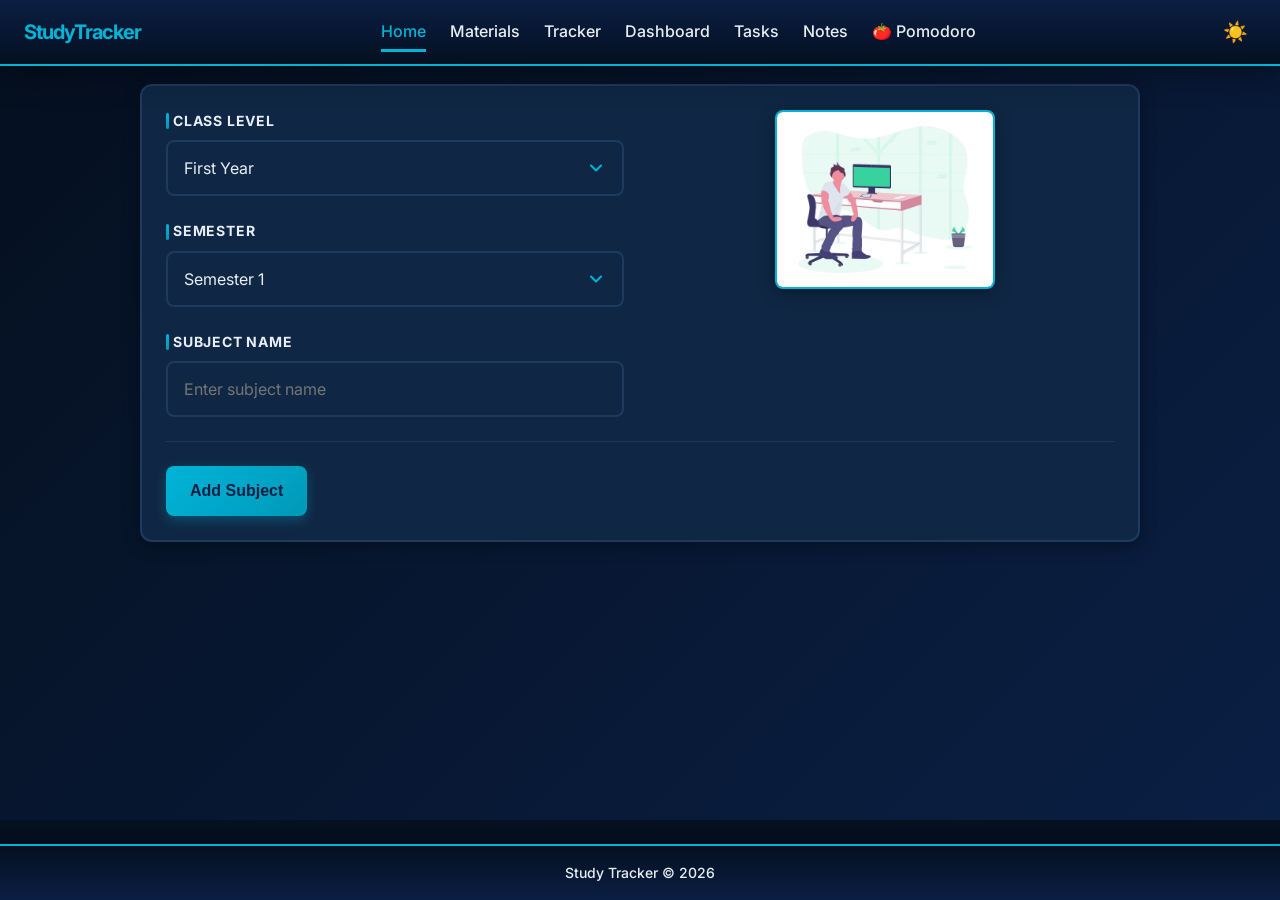
<file: index.html>
<!DOCTYPE html>
<html lang="en">
<head>
  <meta charset="UTF-8" />
  <meta name="viewport" content="width=device-width, initial-scale=1.0" />
  <title>Home - Study Tracker</title>
  <link rel="preconnect" href="https://fonts.googleapis.com">
  <link rel="preconnect" href="https://fonts.gstatic.com" crossorigin>
  <link href="https://fonts.googleapis.com/css2?family=Inter:wght@400;500;600;700&display=swap" rel="stylesheet">
  <link rel="stylesheet" href="CSS/main.css" />
  <link rel="stylesheet" href="CSS/home.css" />
</head>
<body>

  <nav class="navbar">
    <div class="navbar__logo">StudyTracker</div>
    <ul class="navbar__links">
      <li><a href="index.html" class="navbar__link navbar__link--active">Home</a></li>
      <li><a href="materials.html" class="navbar__link">Materials</a></li>
      <li><a href="tracker.html" class="navbar__link">Tracker</a></li>
      <li><a href="dashboard.html" class="navbar__link">Dashboard</a></li>
      <li><a href="tasks.html" class="navbar__link">Tasks</a></li>
      <li><a href="notes.html" class="navbar__link">Notes</a></li>
      <li><a href="pomodoro.html" class="navbar__link">🍅 Pomodoro</a></li>
    </ul>
    <div class="navbar__actions">
      <button id="theme-toggle-btn" class="navbar__theme-btn" title="Toggle theme">🌙</button>
    </div>
  </nav>

  <div class="page-wrapper">

    <section id="home-view" class="page-section">
      <div class="page-section__container">

        <form class="form-section" id="materials-form">
          <div class="form-section__row">

            <div class="form-section__left">
              <div class="form-group">
                <label for="class-level" class="form-group__label">Class Level</label>
                <select id="class-level" class="form-group__input form-group__input--select">
                  <option value="1">First Year</option>
                  <option value="2">Second Year</option>
                  <option value="3">Third Year</option>
                  <option value="4">Fourth Year</option>
                </select>
              </div>

              <div class="form-group">
                <label for="semester" class="form-group__label">Semester</label>
                <select id="semester" class="form-group__input form-group__input--select">
                  <option id="semester1" value="1">Semester 1</option>
                  <option id="semester2" value="2">Semester 2</option>
                </select>
              </div>

              <div class="form-group">
                <label for="subject-name" class="form-group__label">Subject Name</label>
                <input type="text" id="subject-name" class="form-group__input" placeholder="Enter subject name" />
              </div>
            </div>

            <div class="form-section__right">
              <img src="Assets/img.webp" alt="Materials illustration" class="form-section__image" />
            </div>

          </div>

          <div class="form-section__actions">
            <button type="button" id="add-subject-btn" class="btn btn--primary">Add Subject</button>
          </div>
        </form>

      </div>
    </section>

  </div>

  <footer class="footer">
    <p class="footer__text">Study Tracker &copy; 2026</p>
  </footer>

  <script src="JS/modules/main.js"></script>
  <script src="JS/modules/home.js"></script>

</body>
</html>
</file>
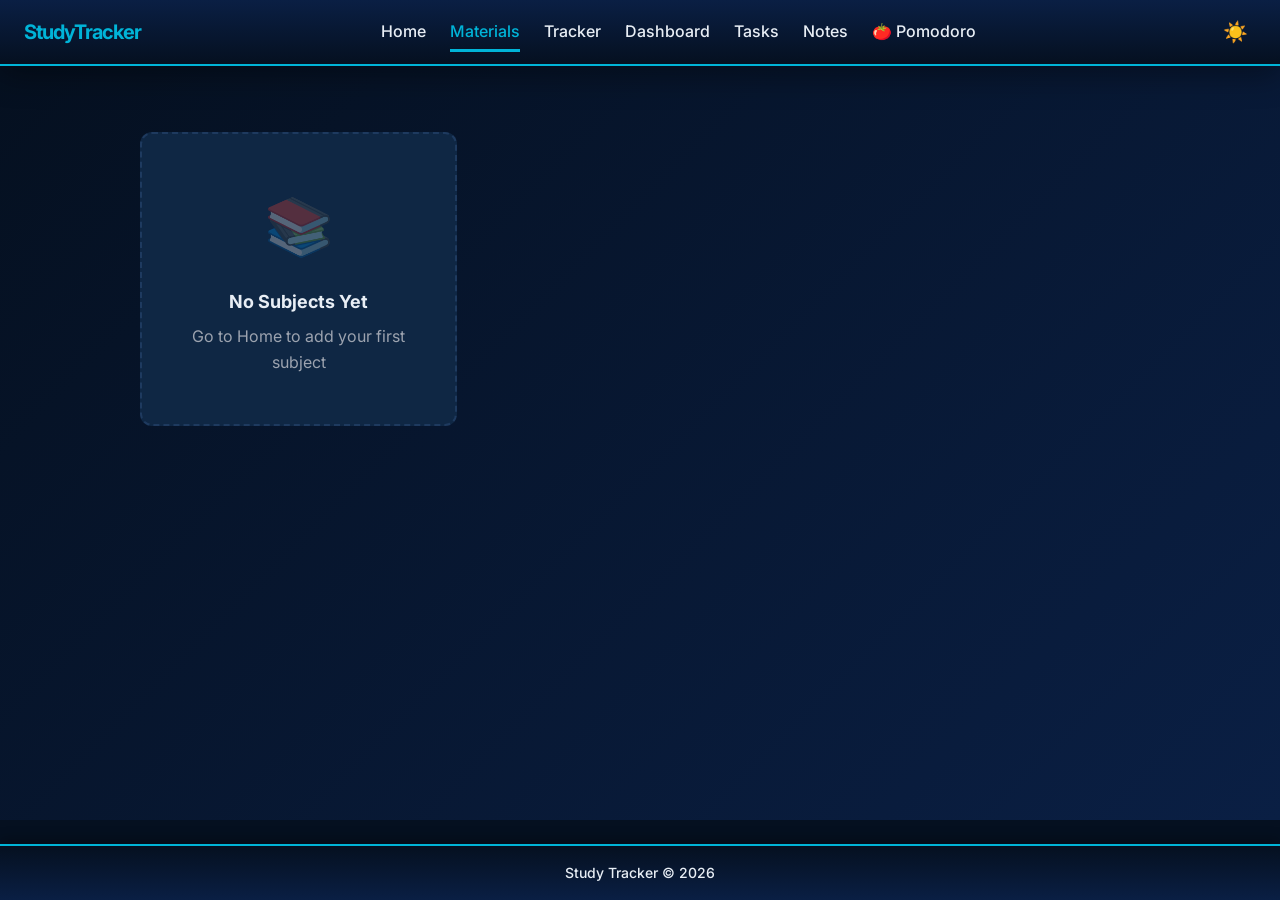
<file: materials.html>
<!DOCTYPE html>
<html lang="en">
<head>
  <meta charset="UTF-8" />
  <meta name="viewport" content="width=device-width, initial-scale=1.0" />
  <title>Materials - Study Tracker</title>
  <link rel="preconnect" href="https://fonts.googleapis.com">
  <link rel="preconnect" href="https://fonts.gstatic.com" crossorigin>
  <link href="https://fonts.googleapis.com/css2?family=Inter:wght@400;500;600;700&display=swap" rel="stylesheet">
  <link rel="stylesheet" href="CSS/main.css" />
  <link rel="stylesheet" href="CSS/materials.css" />
</head>
<body>

  <nav class="navbar">
    <div class="navbar__logo">StudyTracker</div>
    <ul class="navbar__links">
      <li><a href="index.html" class="navbar__link">Home</a></li>
      <li><a href="materials.html" class="navbar__link navbar__link--active">Materials</a></li>
      <li><a href="tracker.html" class="navbar__link">Tracker</a></li>
      <li><a href="dashboard.html" class="navbar__link">Dashboard</a></li>
      <li><a href="tasks.html" class="navbar__link">Tasks</a></li>
      <li><a href="notes.html" class="navbar__link">Notes</a></li>
      <li><a href="pomodoro.html" class="navbar__link">🍅 Pomodoro</a></li>
    </ul>
    <div class="navbar__actions">
      <button id="theme-toggle-btn" class="navbar__theme-btn" title="Toggle theme">🌙</button>
    </div>
  </nav>

  <div class="page-wrapper">

    <!-- Subjects List View -->
    <section id="materials-view" class="page-section">
      <div class="page-section__container">
        <div id="subjects-container" class="items-container"></div>
      </div>
    </section>

    <!-- Subject Details (Folders) View -->
    <section id="subject-details-view" class="page-section" style="display: none;">
      <div class="page-section__container">
        <button id="back-to-materials-btn" class="btn btn--secondary btn--small">← Back</button>
        <h2 id="subject-title" class="page-section__title"></h2>
        <div id="folders-container" class="items-container"></div>
        <div class="form-section form-section--inline">
          <input type="text" id="folder-name-input" class="form-group__input" placeholder="New Folder Name" />
          <button id="add-folder-btn" class="btn btn--primary">Add Folder</button>
        </div>
      </div>
    </section>

    <!-- Folder (Files) View -->
    <section id="folder-view" class="page-section" style="display: none;">
      <div class="page-section__container">
        <button id="back-to-subject-btn" class="btn btn--secondary btn--small">← Back</button>
        <h2 id="folder-title" class="page-section__title"></h2>
        <div id="files-container" class="items-container"></div>
        <div class="form-section form-section--inline">
          <input type="text" id="file-name-input" class="form-group__input" placeholder="File Name" />
          <input type="text" id="file-link-input" class="form-group__input" placeholder="https://drive.google.com/..." />
          <button id="add-file-btn" class="btn btn--primary">Add File</button>
        </div>
      </div>
    </section>

  </div>

  <footer class="footer">
    <p class="footer__text">Study Tracker &copy; 2026</p>
  </footer>

  <script src="JS/modules/main.js"></script>
  <script src="JS/modules/materials.js"></script>

</body>
</html>
</file>
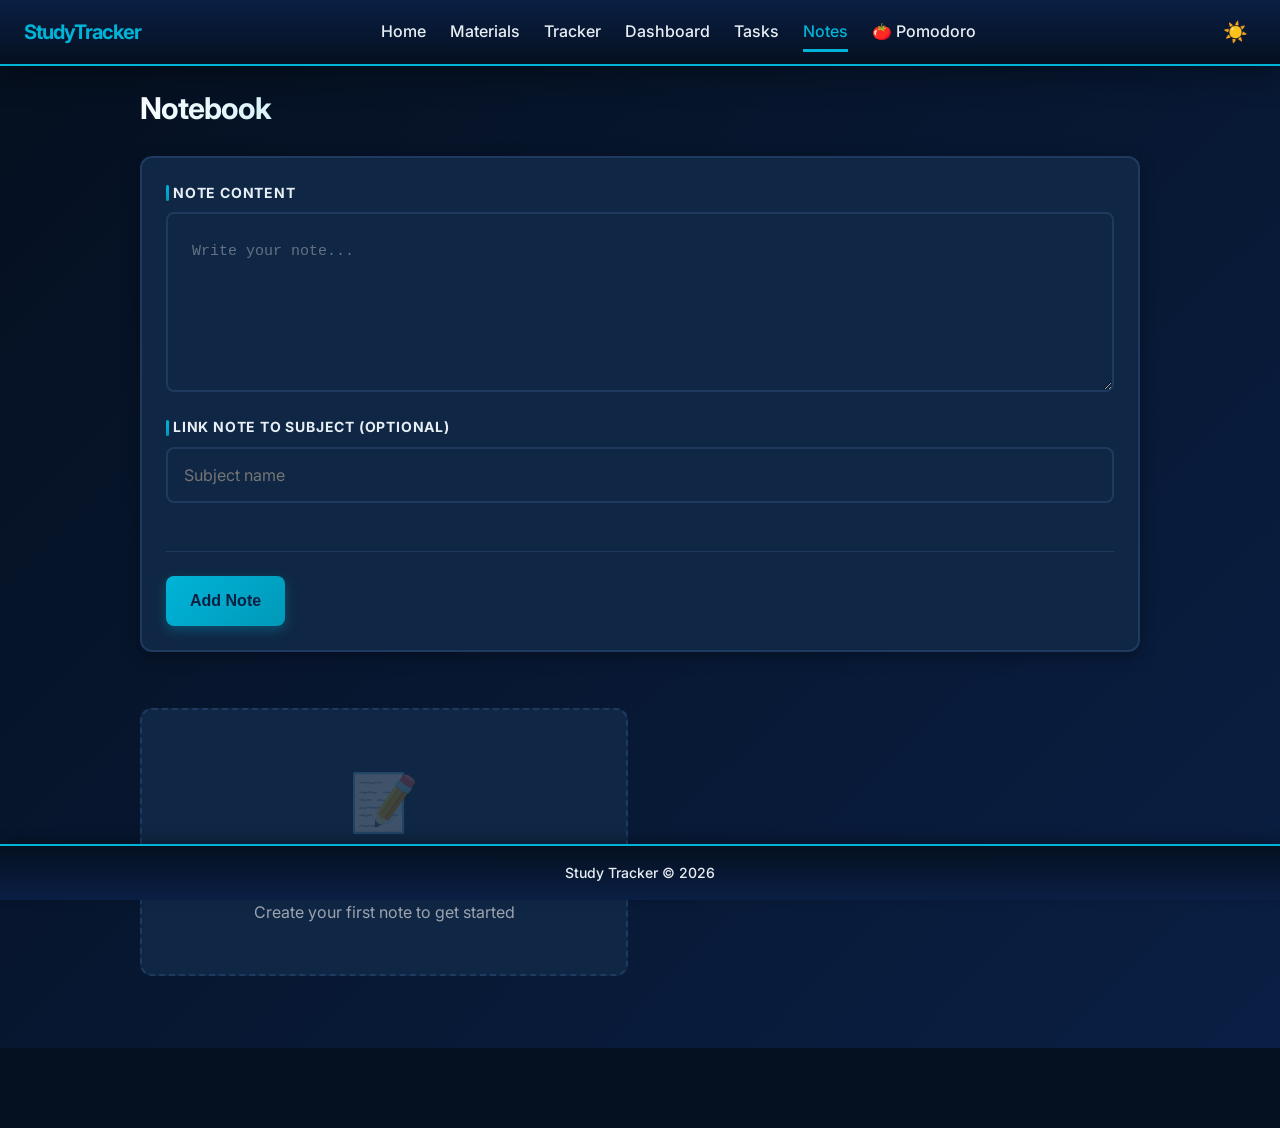
<file: notes.html>
<!DOCTYPE html>
<html lang="en">
<head>
  <meta charset="UTF-8" />
  <meta name="viewport" content="width=device-width, initial-scale=1.0" />
  <title>Notes - Study Tracker</title>
  <link rel="preconnect" href="https://fonts.googleapis.com">
  <link rel="preconnect" href="https://fonts.gstatic.com" crossorigin>
  <link href="https://fonts.googleapis.com/css2?family=Inter:wght@400;500;600;700&display=swap" rel="stylesheet">
  <link rel="stylesheet" href="CSS/main.css" />
  <link rel="stylesheet" href="CSS/notes.css" />
</head>
<body>

  <nav class="navbar">
    <div class="navbar__logo">StudyTracker</div>
    <ul class="navbar__links">
      <li><a href="index.html" class="navbar__link">Home</a></li>
      <li><a href="materials.html" class="navbar__link">Materials</a></li>
      <li><a href="tracker.html" class="navbar__link">Tracker</a></li>
      <li><a href="dashboard.html" class="navbar__link">Dashboard</a></li>
      <li><a href="tasks.html" class="navbar__link">Tasks</a></li>
      <li><a href="notes.html" class="navbar__link navbar__link--active">Notes</a></li>
      <li><a href="pomodoro.html" class="navbar__link">🍅 Pomodoro</a></li>
    </ul>
    <div class="navbar__actions">
      <button id="theme-toggle-btn" class="navbar__theme-btn" title="Toggle theme">🌙</button>
    </div>
  </nav>

  <div class="page-wrapper">

    <section id="notes-view" class="page-section">
      <div class="page-section__container">

        <h1 class="page-section__title">Notebook</h1>

        <form id="note-form" class="form-section">
          <div class="form-group">
            <label for="note-text" class="form-group__label">Note Content</label>
            <textarea id="note-text" class="form-group__input form-group__input--textarea" placeholder="Write your note..."></textarea>
          </div>

          <div class="form-group">
            <label for="note-subject" class="form-group__label">Link Note to Subject (Optional)</label>
            <input type="text" id="note-subject" class="form-group__input" placeholder="Subject name" />
          </div>

          <div class="form-section__actions">
            <button type="submit" id="note-submit-btn" class="btn btn--primary">Add Note</button>
            <button type="button" id="note-cancel-btn" class="btn btn--secondary" style="display:none;">Cancel Edit</button>
          </div>
        </form>

        <div id="notes-list-container" class="items-container"></div>

      </div>
    </section>

  </div>

  <footer class="footer">
    <p class="footer__text">Study Tracker &copy; 2026</p>
  </footer>

  <script src="JS/modules/main.js"></script>
  <script src="JS/modules/notes.js"></script>

</body>
</html>
</file>
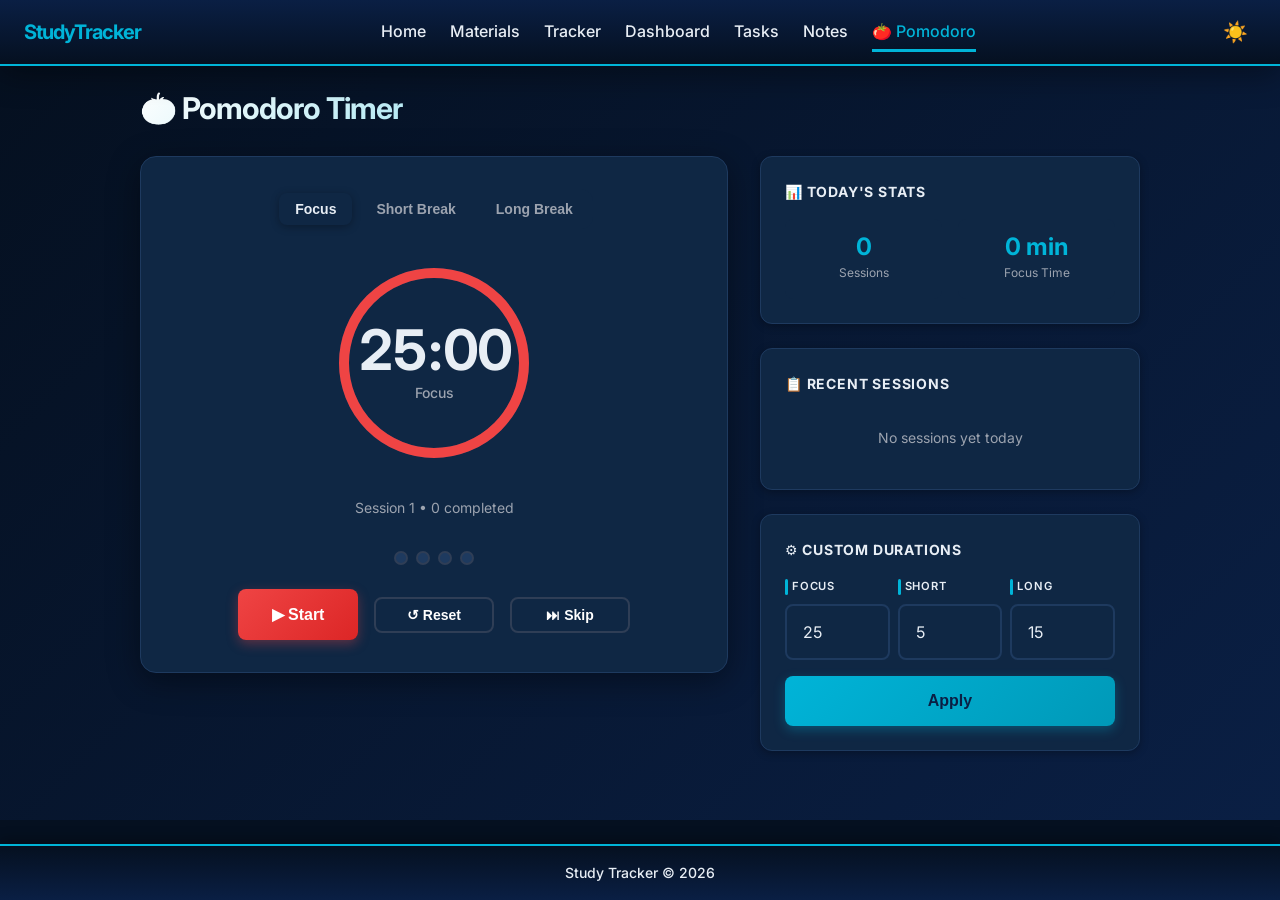
<file: pomodoro.html>
<!DOCTYPE html>
<html lang="en">
<head>
  <meta charset="UTF-8" />
  <meta name="viewport" content="width=device-width, initial-scale=1.0" />
  <title>Pomodoro Timer - Study Tracker</title>
  <link rel="preconnect" href="https://fonts.googleapis.com">
  <link rel="preconnect" href="https://fonts.gstatic.com" crossorigin>
  <link href="https://fonts.googleapis.com/css2?family=Inter:wght@400;500;600;700&display=swap" rel="stylesheet">
  <link rel="stylesheet" href="CSS/main.css" />
  <link rel="stylesheet" href="CSS/pomodoro.css" />
</head>
<body>

  <nav class="navbar">
    <div class="navbar__logo">StudyTracker</div>
    <ul class="navbar__links">
      <li><a href="index.html" class="navbar__link">Home</a></li>
      <li><a href="materials.html" class="navbar__link">Materials</a></li>
      <li><a href="tracker.html" class="navbar__link">Tracker</a></li>
      <li><a href="dashboard.html" class="navbar__link">Dashboard</a></li>
      <li><a href="tasks.html" class="navbar__link">Tasks</a></li>
      <li><a href="notes.html" class="navbar__link">Notes</a></li>
      <li><a href="pomodoro.html" class="navbar__link navbar__link--active">🍅 Pomodoro</a></li>
    </ul>
    <div class="navbar__actions">
      <button id="theme-toggle-btn" class="navbar__theme-btn" title="Toggle theme">🌙</button>
    </div>
  </nav>

  <div class="page-wrapper">
    <section class="page-section">
      <div class="page-section__container">

        <h1 class="page-section__title">🍅 Pomodoro Timer</h1>

        <div class="pomo-layout">

          <!-- Left: Timer -->
          <div class="pomo-timer-card">

            <!-- Mode Selector -->
            <div class="pomo-modes">
              <button class="pomo-mode-btn pomo-mode-btn--active" data-mode="work">Focus</button>
              <button class="pomo-mode-btn" data-mode="shortBreak">Short Break</button>
              <button class="pomo-mode-btn" data-mode="longBreak">Long Break</button>
            </div>

            <!-- Ring Timer -->
            <div class="pomo-ring-wrapper">
              <svg class="pomo-ring-svg" width="220" height="220" viewBox="0 0 220 220">
                <circle class="pomo-ring-track" cx="110" cy="110" r="90"/>
                <circle id="progress-ring" class="pomo-ring-progress" cx="110" cy="110" r="90"
                  stroke-dasharray="565.5" stroke-dashoffset="0"/>
              </svg>
              <div class="pomo-time-overlay">
                <div class="pomo-time">
                  <span id="timer-minutes">25</span><span class="pomo-time__colon">:</span><span id="timer-seconds">00</span>
                </div>
                <div class="pomo-session-label" id="session-label">Focus</div>
              </div>
            </div>

            <!-- Session Info -->
            <div class="pomo-session-count" id="session-count">Session 1 • 0 completed</div>

            <!-- Session Dots -->
            <div class="pomo-session-dots">
              <div class="pomo-session-dot" id="dot-1"></div>
              <div class="pomo-session-dot" id="dot-2"></div>
              <div class="pomo-session-dot" id="dot-3"></div>
              <div class="pomo-session-dot" id="dot-4"></div>
            </div>

            <!-- Controls -->
            <div class="pomo-controls">
              <button id="start-pause-btn" class="btn btn--pomo-start">▶ Start</button>
              <button id="reset-btn" class="btn btn--secondary btn--small">↺ Reset</button>
              <button id="skip-btn" class="btn btn--secondary btn--small">⏭ Skip</button>
            </div>

          </div>

          <!-- Right: Side Panel -->
          <div class="pomo-side-panel">

            <!-- Today's Stats -->
            <div class="pomo-panel-card">
              <div class="pomo-panel-card__title">📊 Today's Stats</div>
              <div class="pomo-stats">
                <div class="pomo-stat">
                  <div class="pomo-stat__value" id="stats-total">0</div>
                  <div class="pomo-stat__label">Sessions</div>
                </div>
                <div class="pomo-stat">
                  <div class="pomo-stat__value" id="stats-focus">0 min</div>
                  <div class="pomo-stat__label">Focus Time</div>
                </div>
              </div>
            </div>

            <!-- Session History -->
            <div class="pomo-panel-card">
              <div class="pomo-panel-card__title">📋 Recent Sessions</div>
              <ul class="pomo-history" id="history-list">
                <li class="pomo-history__empty">No sessions yet</li>
              </ul>
            </div>

            <!-- Custom Settings -->
            <div class="pomo-panel-card">
              <div class="pomo-panel-card__title">⚙️ Custom Durations</div>
              <div class="pomo-settings-grid">
                <div class="form-group">
                  <label class="form-group__label">Focus</label>
                  <input type="number" id="work-min-input" class="form-group__input" value="25" min="1" max="90" />
                </div>
                <div class="form-group">
                  <label class="form-group__label">Short</label>
                  <input type="number" id="short-min-input" class="form-group__input" value="5" min="1" max="30" />
                </div>
                <div class="form-group">
                  <label class="form-group__label">Long</label>
                  <input type="number" id="long-min-input" class="form-group__input" value="15" min="1" max="60" />
                </div>
              </div>
              <button id="apply-settings-btn" class="btn btn--primary" style="width:100%;">Apply</button>
            </div>

          </div>
        </div>

      </div>
    </section>
  </div>

  <!-- Tracker Log Modal -->
  <div id="tracker-log-modal" class="pomo-modal-overlay" style="display:none;">
    <div class="pomo-modal">
      <div class="pomo-modal__title">🎉 Session Complete! Log Score?</div>
      <div class="pomo-modal__grid">
        <div class="form-group">
          <label class="form-group__label">Subject</label>
          <select id="pomo-subject-select" class="form-group__input form-group__input--select">
            <option value="">-- Select Subject --</option>
          </select>
        </div>
        <div class="form-group">
          <label class="form-group__label">Type</label>
          <select id="pomo-type" class="form-group__input form-group__input--select">
            <option value="quiz">Quiz</option>
            <option value="sheet">Sheet</option>
          </select>
        </div>
        <div class="form-group">
          <label class="form-group__label">Score</label>
          <input type="number" id="pomo-score" class="form-group__input" placeholder="e.g. 18" min="0" />
        </div>
        <div class="form-group">
          <label class="form-group__label">Total</label>
          <input type="number" id="pomo-total" class="form-group__input" placeholder="e.g. 20" min="1" />
        </div>
        <div class="form-group">
          <label class="form-group__label">Lecture No.</label>
          <input type="number" id="pomo-lecture" class="form-group__input" placeholder="e.g. 5" min="1" />
        </div>
      </div>
      <div class="pomo-modal__actions">
        <button id="close-pomo-modal" class="btn btn--secondary">Skip</button>
        <button id="log-pomo-entry" class="btn btn--primary">Log Score</button>
      </div>
    </div>
  </div>

  <footer class="footer">
    <p class="footer__text">Study Tracker &copy; 2026</p>
  </footer>

  <script src="JS/modules/main.js"></script>
  <script src="JS/modules/pomodoro.js"></script>

</body>
</html>
</file>
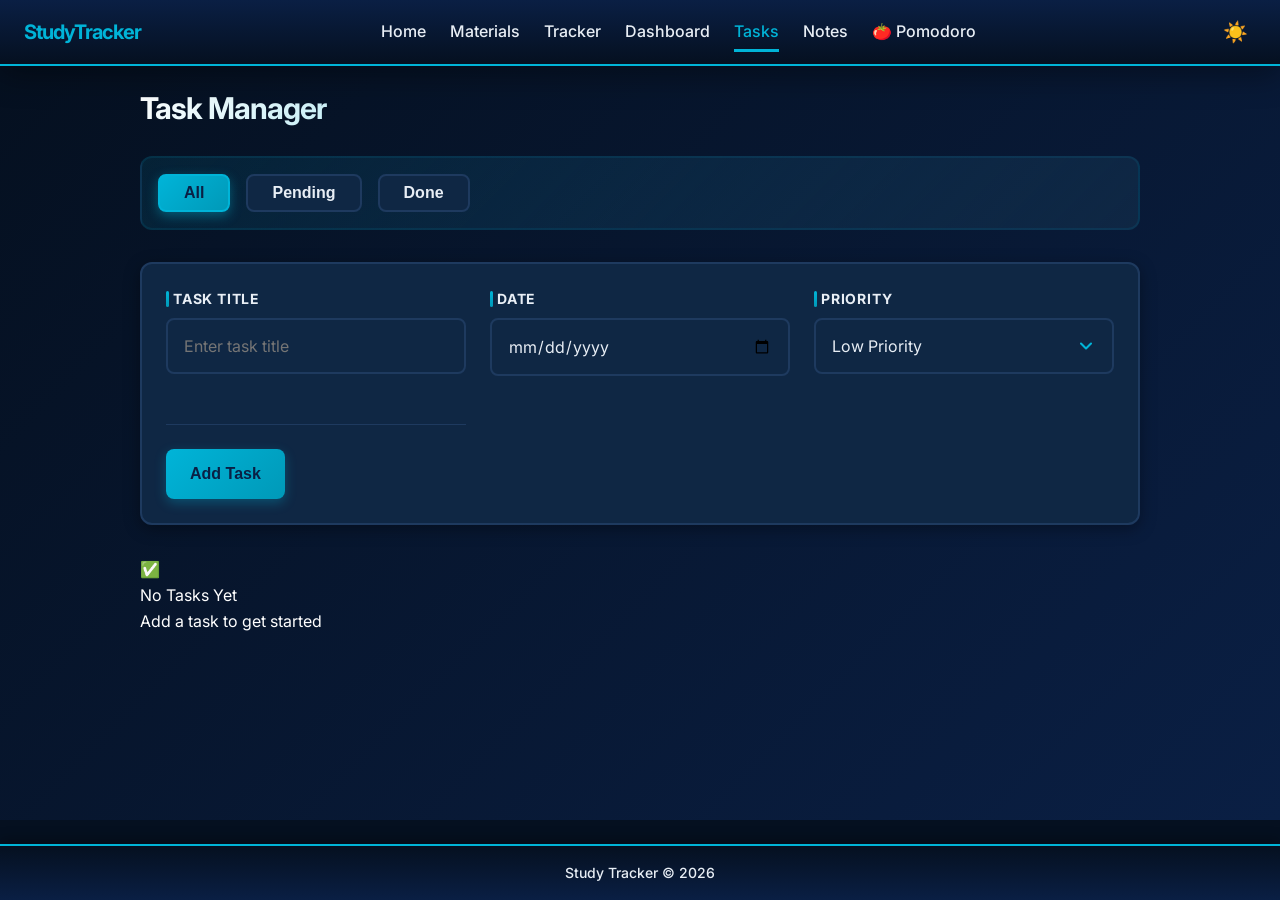
<file: tasks.html>
<!DOCTYPE html>
<html lang="en">
<head>
  <meta charset="UTF-8" />
  <meta name="viewport" content="width=device-width, initial-scale=1.0" />
  <title>Tasks - Study Tracker</title>
  <link rel="preconnect" href="https://fonts.googleapis.com">
  <link rel="preconnect" href="https://fonts.gstatic.com" crossorigin>
  <link href="https://fonts.googleapis.com/css2?family=Inter:wght@400;500;600;700&display=swap" rel="stylesheet">
  <link rel="stylesheet" href="CSS/main.css" />
  <link rel="stylesheet" href="CSS/tasks.css" />
</head>
<body>

  <nav class="navbar">
    <div class="navbar__logo">StudyTracker</div>
    <ul class="navbar__links">
      <li><a href="index.html" class="navbar__link">Home</a></li>
      <li><a href="materials.html" class="navbar__link">Materials</a></li>
      <li><a href="tracker.html" class="navbar__link">Tracker</a></li>
      <li><a href="dashboard.html" class="navbar__link">Dashboard</a></li>
      <li><a href="tasks.html" class="navbar__link navbar__link--active">Tasks</a></li>
      <li><a href="notes.html" class="navbar__link">Notes</a></li>
      <li><a href="pomodoro.html" class="navbar__link">🍅 Pomodoro</a></li>
    </ul>
    <div class="navbar__actions">
      <button id="theme-toggle-btn" class="navbar__theme-btn" title="Toggle theme">🌙</button>
    </div>
  </nav>

  <div class="page-wrapper">

    <section id="tasks-view" class="page-section">
      <div class="page-section__container">

        <h1 class="page-section__title">Task Manager</h1>

        <div class="filter-group">
          <button class="filter-group__btn filter-group__btn--active" data-filter="all">All</button>
          <button class="filter-group__btn" data-filter="pending">Pending</button>
          <button class="filter-group__btn" data-filter="done">Done</button>
        </div>

        <form id="task-form" class="form-section">
          <div class="form-group">
            <label for="task-title" class="form-group__label">Task Title</label>
            <input type="text" id="task-title" class="form-group__input" placeholder="Enter task title" />
          </div>

          <div class="form-group">
            <label for="task-date" class="form-group__label">Date</label>
            <input type="date" id="task-date" class="form-group__input" />
          </div>

          <div class="form-group">
            <label for="task-priority" class="form-group__label">Priority</label>
            <select id="task-priority" class="form-group__input form-group__input--select">
              <option value="low">Low Priority</option>
              <option value="medium">Medium Priority</option>
              <option value="high">High Priority</option>
            </select>
          </div>

          <div class="form-section__actions">
            <button type="submit" class="btn btn--primary">Add Task</button>
          </div>
        </form>

        <div id="tasks-list-container" class="items-container"></div>

      </div>
    </section>

  </div>

  <footer class="footer">
    <p class="footer__text">Study Tracker &copy; 2026</p>
  </footer>

  <script src="JS/modules/main.js"></script>
  <script src="JS/modules/tasks.js"></script>

</body>
</html>
</file>
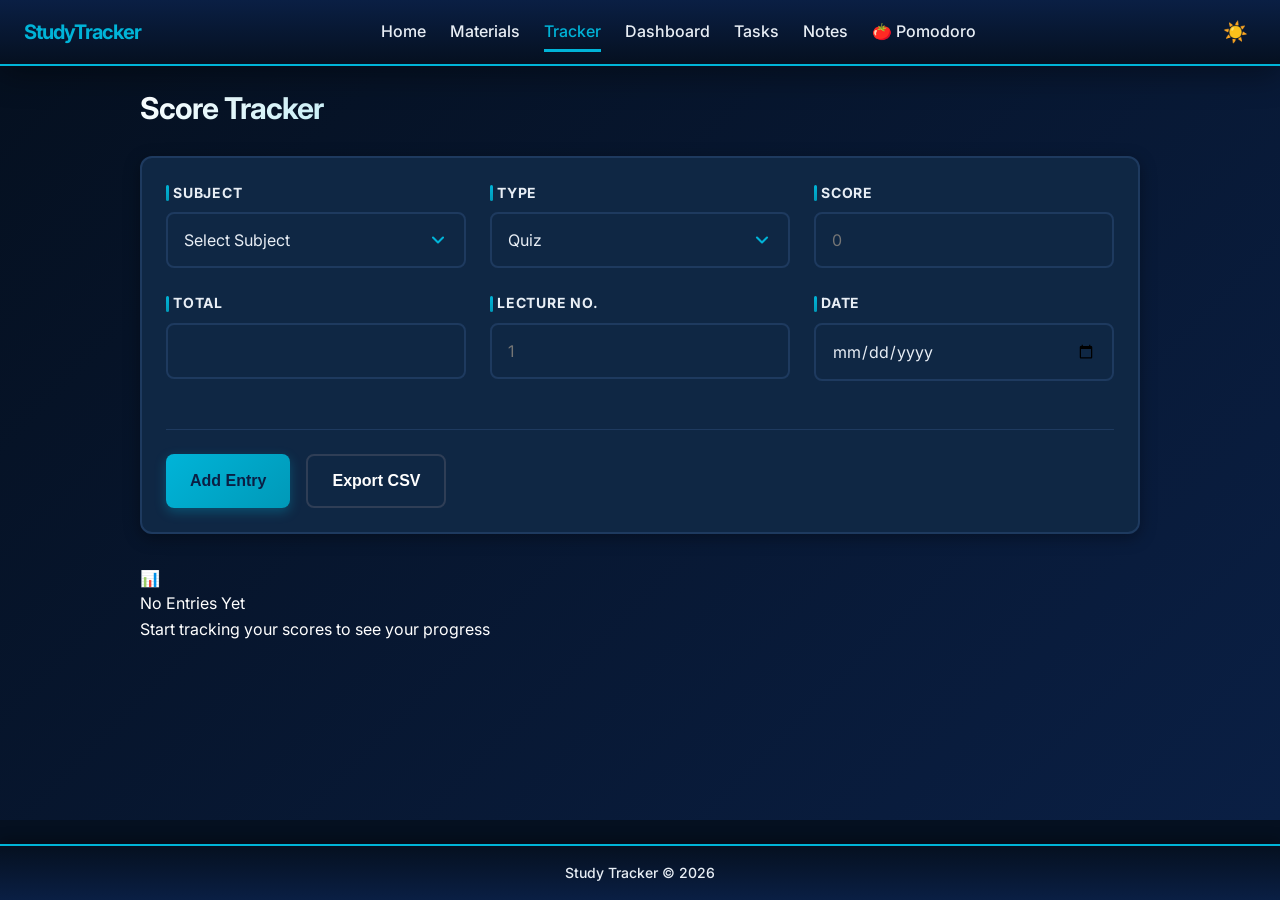
<file: tracker.html>
<!DOCTYPE html>
<html lang="en">
<head>
  <meta charset="UTF-8" />
  <meta name="viewport" content="width=device-width, initial-scale=1.0" />
  <title>Tracker - Study Tracker</title>
  <link rel="preconnect" href="https://fonts.googleapis.com">
  <link rel="preconnect" href="https://fonts.gstatic.com" crossorigin>
  <link href="https://fonts.googleapis.com/css2?family=Inter:wght@400;500;600;700&display=swap" rel="stylesheet">
  <link rel="stylesheet" href="CSS/main.css" />
  <link rel="stylesheet" href="CSS/tracker.css" />
</head>
<body>

  <nav class="navbar">
    <div class="navbar__logo">StudyTracker</div>
    <ul class="navbar__links">
      <li><a href="index.html" class="navbar__link">Home</a></li>
      <li><a href="materials.html" class="navbar__link">Materials</a></li>
      <li><a href="tracker.html" class="navbar__link navbar__link--active">Tracker</a></li>
      <li><a href="dashboard.html" class="navbar__link">Dashboard</a></li>
      <li><a href="tasks.html" class="navbar__link">Tasks</a></li>
      <li><a href="notes.html" class="navbar__link">Notes</a></li>
      <li><a href="pomodoro.html" class="navbar__link">🍅 Pomodoro</a></li>
    </ul>
    <div class="navbar__actions">
      <button id="theme-toggle-btn" class="navbar__theme-btn" title="Toggle theme">🌙</button>
    </div>
  </nav>

  <div class="page-wrapper">

    <section id="tracker-view" class="page-section">
      <div class="page-section__container">

        <h1 class="page-section__title">Score Tracker</h1>

        <form id="tracker-form" class="form-section">
          <div class="form-group">
            <label for="tracker-subject" class="form-group__label">Subject</label>
            <select id="tracker-subject" class="form-group__input form-group__input--select">
              <option value="">Select Subject</option>
            </select>
          </div>

          <div class="form-group">
            <label for="tracker-type" class="form-group__label">Type</label>
            <select id="tracker-type" class="form-group__input form-group__input--select">
              <option value="quiz">Quiz</option>
              <option value="sheet">Sheet</option>
            </select>
          </div>

          <div class="form-group">
            <label for="tracker-score" class="form-group__label">Score</label>
            <input type="number" id="tracker-score" class="form-group__input" placeholder="0" min="0" />
          </div>

          <div class="form-group">
            <label for="tracker-total" class="form-group__label">Total</label>
            <input type="number" id="tracker-total" class="form-group__input" max="20" min="0" />
          </div>

          <div class="form-group">
            <label for="tracker-lecture" class="form-group__label">Lecture No.</label>
            <input type="number" id="tracker-lecture" class="form-group__input" placeholder="1" min="1" />
          </div>

          <div class="form-group">
            <label for="tracker-date" class="form-group__label">Date</label>
            <input type="date" id="tracker-date" class="form-group__input" />
          </div>

          <div class="form-section__actions">
            <button type="submit" class="btn btn--primary">Add Entry</button>
            <button type="button" id="export-csv-btn" class="btn btn--secondary">Export CSV</button>
          </div>
        </form>

        <div id="tracker-list-container" class="items-container"></div>

      </div>
    </section>

  </div>

  <footer class="footer">
    <p class="footer__text">Study Tracker &copy; 2026</p>
  </footer>

  <script src="JS/modules/main.js"></script>
  <script src="JS/modules/tracker.js"></script>

</body>
</html>
</file>
<file: CSS/main.css>
/* =====================================================================
   RESET & BASE STYLES
   ===================================================================== */
* {
  box-sizing: border-box;
  margin: 0;
  padding: 0;
}

html {
  scroll-behavior: smooth;
}

body {
  font-family: 'Inter', 'Poppins', system-ui, -apple-system, sans-serif;
  background-color: var(--color-bg);
  color: var(--color-text);
  line-height: 1.6;
  min-height: 100vh;
  display: flex;
  flex-direction: column;
  transition: background-color 0.25s ease, color 0.25s ease;
}

/* =====================================================================
   DARK MODE VARIABLES (default)
   ===================================================================== */
:root {
  /* PRIMARY */
  --color-primary:       #0A1F44;
  --color-primary-dark:  #051020;
  --color-primary-light: rgba(10, 31, 68, 0.05);

  /* ACCENT */
  --color-accent:        #00B4D8;
  --color-accent-hover:  #0099b8;
  --color-accent-light:  rgba(0, 180, 216, 0.1);

  /* NEUTRALS */
  --color-white:         #FFFFFF;
  --color-dark:          #1E1E1E;
  --color-gray:          #2F3E56;
  --color-gray-light:    #1E3A5F;
  --color-gray-lighter:  #0F2744;

  /* SEMANTIC */
  --color-success:       #10b981;
  --color-warning:       #f59e0b;
  --color-danger:        #ef4444;
  --color-info:          #00B4D8;
  --color-danger-light:  rgba(239, 68, 68, 0.1);

  /* BACKGROUNDS */
  --color-bg:            #051020;
  --color-bg-secondary:  #0A1F44;
  --color-card-bg:       #0F2744;

  /* TEXT */
  --color-text:          #FFFFFF;
  --color-text-secondary:#E8EEF5;
  --color-text-muted:    #9CA3AF;
  --color-text-dark:     #E8EEF5;

  /* BORDERS */
  --color-border:        #2F3E56;
  --color-border-light:  #1E3A5F;

  /* SPACING */
  --spacing-xs:  4px;
  --spacing-sm:  8px;
  --spacing-md:  16px;
  --spacing-lg:  24px;
  --spacing-xl:  32px;
  --spacing-2xl: 48px;

  /* RADIUS */
  --radius-sm: 6px;
  --radius-md: 8px;
  --radius-lg: 12px;
  --radius-xl: 16px;

  /* SHADOWS */
  --shadow-sm: 0 2px 8px rgba(0, 0, 0, 0.3);
  --shadow-md: 0 4px 16px rgba(0, 0, 0, 0.35);
  --shadow-lg: 0 8px 32px rgba(0, 0, 0, 0.4);
  --shadow-xl: 0 12px 48px rgba(0, 0, 0, 0.45);

  /* TYPOGRAPHY */
  --font-family-base:    'Inter', 'Poppins', system-ui, -apple-system, sans-serif;
  --font-family-heading: 'Inter', 'Poppins', system-ui, -apple-system, sans-serif;
  --font-size-sm:   0.875rem;
  --font-size-base: 1rem;
  --font-size-lg:   1.125rem;
  --font-size-xl:   1.25rem;
  --font-size-2xl:  1.5rem;
  --font-size-3xl:  1.875rem;
  --font-weight-normal:   400;
  --font-weight-medium:   500;
  --font-weight-semibold: 600;
  --font-weight-bold:     700;

  /* Z-INDEX */
  --z-navbar: 1000;
  --z-footer: 999;
  --z-modal:  2000;

  /* TRANSITIONS */
  --transition-fast: 150ms cubic-bezier(0.4, 0, 0.2, 1);
  --transition-base: 300ms cubic-bezier(0.4, 0, 0.2, 1);
  --transition-slow: 500ms cubic-bezier(0.4, 0, 0.2, 1);
}

/* =====================================================================
   LIGHT MODE VARIABLES
   ===================================================================== */
html[data-theme="light"] {
  --color-bg:             #EEF2F7;
  --color-bg-secondary:   #E2E8F0;
  --color-card-bg:        #FFFFFF;
  --color-text:           #1E2A3A;
  --color-text-secondary: #3D5066;
  --color-text-muted:     #5A7080;
  --color-text-dark:      #1E1E1E;
  --color-border:         #CBD5E0;
  --color-border-light:   #D1D9E0;
  --color-gray-lighter:   #F7FAFC;
  --color-gray-light:     #E8EEF5;
  --shadow-sm:            0 2px 8px rgba(0, 0, 0, 0.06);
  --shadow-md:            0 4px 16px rgba(0, 0, 0, 0.08);
  --shadow-lg:            0 8px 32px rgba(0, 0, 0, 0.10);
  --shadow-xl:            0 12px 48px rgba(0, 0, 0, 0.12);
}

/* =====================================================================
   NAVBAR
   ===================================================================== */
.navbar {
  position: fixed;
  top: 0;
  left: 0;
  width: 100%;
  display: flex;
  justify-content: space-between;
  align-items: center;
  padding: var(--spacing-md) var(--spacing-lg);
  background: linear-gradient(180deg, var(--color-primary) 0%, var(--color-primary-dark) 100%);
  border-bottom: 2px solid var(--color-accent);
  box-shadow: var(--shadow-lg);
  z-index: var(--z-navbar);
}

.navbar__logo {
  font-size: var(--font-size-xl);
  font-weight: var(--font-weight-bold);
  color: var(--color-accent);
  text-decoration: none;
  letter-spacing: -1px;
  transition: all var(--transition-base);
}

.navbar__logo:hover {
  transform: scale(1.05);
  text-shadow: 0 0 10px rgba(0, 180, 216, 0.5);
}

.navbar__links {
  list-style: none;
  display: flex;
  gap: var(--spacing-lg);
  flex: 1;
  justify-content: center;
}

/* Navbar links: always white (navbar bg is always dark) */
.navbar__link {
  text-decoration: none;
  color: #E8EEF5;
  font-weight: var(--font-weight-medium);
  font-size: var(--font-size-base);
  transition: all var(--transition-base);
  padding: var(--spacing-sm) 0;
  position: relative;
}

.navbar__link::after {
  content: '';
  position: absolute;
  bottom: -3px;
  left: 0;
  right: 0;
  height: 3px;
  background: var(--color-accent);
  transform: scaleX(0);
  transform-origin: left;
  transition: transform var(--transition-base);
}

.navbar__link:hover,
.navbar__link:focus,
.navbar__link--active {
  color: var(--color-accent) !important;
}

.navbar__link:hover::after,
.navbar__link:focus::after,
.navbar__link--active::after {
  transform: scaleX(1);
}

.navbar__actions {
  display: flex;
  gap: var(--spacing-md);
  align-items: center;
}

.navbar__theme-btn {
  background: transparent;
  border: none;
  cursor: pointer;
  font-size: 1.25rem;
  padding: var(--spacing-xs) var(--spacing-sm);
  border-radius: var(--radius-md);
  transition: all var(--transition-base);
  line-height: 1;
  display: flex;
  align-items: center;
  justify-content: center;
}

.navbar__theme-btn:hover {
  background: rgba(255, 255, 255, 0.15);
  transform: scale(1.1) rotate(15deg);
}

/* =====================================================================
   PAGE STRUCTURE
   ===================================================================== */
.page-wrapper {
  width: 100%;
  flex: 1;
  display: flex;
  flex-direction: column;
  margin-top: 60px;
  margin-bottom: 80px;
  background: linear-gradient(135deg, var(--color-bg) 0%, var(--color-bg-secondary) 100%);
}

.page-section {
  width: 100%;
  padding: var(--spacing-lg);
  animation: slideDown 0.5s var(--transition-base);
}

.page-section__container {
  width: 100%;
  max-width: 1000px;
  margin: 0 auto;
}

.page-section__title {
  font-size: var(--font-size-3xl);
  font-weight: var(--font-weight-bold);
  margin-bottom: var(--spacing-lg);
  background: linear-gradient(135deg, var(--color-text) 0%, var(--color-accent) 100%);
  -webkit-background-clip: text;
  -webkit-text-fill-color: transparent;
  background-clip: text;
  letter-spacing: -1px;
}

/* =====================================================================
   FORMS
   ===================================================================== */
.form-section {
  background: linear-gradient(135deg, var(--color-card-bg) 0%, var(--color-gray-lighter) 100%);
  border: 1px solid var(--color-border-light);
  border-radius: var(--radius-lg);
  padding: var(--spacing-lg);
  box-shadow: var(--shadow-md);
  margin-bottom: var(--spacing-lg);
  transition: all var(--transition-base);
}

.form-section:hover {
  box-shadow: var(--shadow-lg);
  border-color: var(--color-accent-light);
}

.form-section__row {
  display: grid;
  grid-template-columns: 1fr 1fr;
  gap: var(--spacing-lg);
  align-items: start;
}

.form-section__left {
  display: flex;
  flex-direction: column;
  gap: var(--spacing-md);
}

.form-section__right {
  display: flex;
  justify-content: center;
  align-items: center;
}

.form-section__image {
  max-width: 100%;
  height: auto;
  border-radius: var(--radius-lg);
  box-shadow: var(--shadow-md);
  border: 2px solid var(--color-accent);
}

.form-section__actions {
  display: flex;
  gap: var(--spacing-md);
  justify-content: flex-start;
  margin-top: var(--spacing-lg);
  padding-top: var(--spacing-lg);
  border-top: 1px solid var(--color-border-light);
}

.form-section--inline {
  display: flex;
  gap: var(--spacing-md);
  align-items: flex-end;
  background: linear-gradient(135deg, var(--color-gray-lighter) 0%, var(--color-card-bg) 100%);
  border: 2px dashed var(--color-border-light);
}

.form-group {
  display: flex;
  flex-direction: column;
  gap: var(--spacing-sm);
}

.form-group__label {
  font-size: var(--font-size-sm);
  font-weight: var(--font-weight-semibold);
  color: var(--color-text-dark);
  text-transform: uppercase;
  letter-spacing: 0.8px;
  display: flex;
  align-items: center;
  gap: var(--spacing-xs);
}

.form-group__label::before {
  content: '';
  display: inline-block;
  width: 3px;
  height: 16px;
  background: var(--color-accent);
  border-radius: 2px;
}

.form-group__input,
input,
select,
textarea {
  width: 100%;
  padding: var(--spacing-md);
  border: 2px solid var(--color-border-light);
  border-radius: var(--radius-md);
  font-size: var(--font-size-base);
  font-family: var(--font-family-base);
  background-color: var(--color-card-bg);
  color: var(--color-text-dark);
  transition: all var(--transition-base);
}

.form-group__input:hover,
input:hover,
select:hover,
textarea:hover {
  border-color: var(--color-accent);
}

.form-group__input:focus,
input:focus,
select:focus,
textarea:focus {
  outline: none;
  border-color: var(--color-accent);
  box-shadow: 0 0 0 4px var(--color-accent-light);
  background-color: var(--color-card-bg);
}

.form-group__input--select,
select {
  cursor: pointer;
  appearance: none;
  background-image: url("data:image/svg+xml;charset=UTF-8,%3csvg xmlns='http://www.w3.org/2000/svg' viewBox='0 0 24 24' fill='none' stroke='%2300B4D8' stroke-width='2.5' stroke-linecap='round' stroke-linejoin='round'%3e%3cpolyline points='6 9 12 15 18 9'%3e%3c/polyline%3e%3c/svg%3e");
  background-repeat: no-repeat;
  background-position: right var(--spacing-md) center;
  background-size: 20px;
  padding-right: var(--spacing-xl);
}

.form-group__input--textarea,
textarea {
  resize: vertical;
  min-height: 140px;
  font-family: var(--font-family-base);
}

.form-group__input:disabled,
input:disabled,
select:disabled,
textarea:disabled {
  background-color: var(--color-gray-lighter);
  color: var(--color-text-muted);
  cursor: not-allowed;
  opacity: 0.6;
}

.form-group__input--error {
  border-color: var(--color-danger);
  box-shadow: 0 0 0 3px var(--color-danger-light);
}

/* =====================================================================
   BUTTONS
   ===================================================================== */
.btn {
  padding: var(--spacing-md) var(--spacing-lg);
  border: none;
  border-radius: var(--radius-md);
  font-size: var(--font-size-base);
  font-weight: var(--font-weight-semibold);
  cursor: pointer;
  transition: all var(--transition-base);
  display: inline-flex;
  align-items: center;
  justify-content: center;
  gap: var(--spacing-sm);
  white-space: nowrap;
  user-select: none;
  position: relative;
  overflow: hidden;
}

.btn::before {
  content: '';
  position: absolute;
  top: 0; left: -100%;
  width: 100%; height: 100%;
  background: rgba(255, 255, 255, 0.1);
  transition: left var(--transition-base);
}

.btn:hover::before { left: 100%; }
.btn:focus { outline: 2px solid var(--color-accent); outline-offset: 2px; }
.btn:active { transform: scale(0.97); }

.btn--primary {
  background: linear-gradient(135deg, var(--color-accent) 0%, var(--color-accent-hover) 100%);
  color: var(--color-primary);
  box-shadow: 0 4px 12px rgba(0, 180, 216, 0.3);
}
.btn--primary:hover {
  box-shadow: 0 6px 20px rgba(0, 180, 216, 0.5);
  transform: translateY(-2px);
}
.btn--primary:disabled {
  background: var(--color-gray);
  color: var(--color-text-muted);
  cursor: not-allowed;
  box-shadow: none;
}

.btn--secondary {
  background-color: transparent;
  color: var(--color-text);
  border: 2px solid var(--color-border);
}
.btn--secondary:hover {
  background-color: var(--color-accent);
  border-color: var(--color-accent);
  color: var(--color-primary);
  box-shadow: 0 4px 12px rgba(0, 180, 216, 0.3);
}
.btn--secondary:disabled { opacity: 0.6; cursor: not-allowed; }

html[data-theme="light"] .btn--secondary {
  color: var(--color-text-dark);
  border-color: var(--color-border);
}

.btn--small {
  padding: var(--spacing-sm) var(--spacing-md);
  font-size: var(--font-size-sm);
}

.btn--danger {
  background-color: var(--color-danger);
  color: white;
  box-shadow: 0 4px 12px rgba(239, 68, 68, 0.3);
}
.btn--danger:hover {
  background-color: #dc2626;
  box-shadow: 0 6px 20px rgba(239, 68, 68, 0.5);
  transform: translateY(-2px);
}

.btn--success {
  background-color: var(--color-success);
  color: white;
  box-shadow: 0 4px 12px rgba(16, 185, 129, 0.3);
}
.btn--success:hover {
  background-color: #059669;
  box-shadow: 0 6px 20px rgba(16, 185, 129, 0.5);
  transform: translateY(-2px);
}

.btn--loading {
  opacity: 0.7;
  cursor: not-allowed;
  pointer-events: none;
}

/* =====================================================================
   CARDS & CONTAINERS
   ===================================================================== */
.items-container {
  display: grid;
  grid-template-columns: repeat(auto-fill, minmax(280px, 1fr));
  gap: var(--spacing-lg);
  margin: var(--spacing-lg) 0;
}

.item-card {
  background-color: var(--color-card-bg);
  border: 2px solid var(--color-border-light);
  border-radius: var(--radius-lg);
  padding: var(--spacing-lg);
  box-shadow: var(--shadow-sm);
  transition: all var(--transition-base);
  cursor: pointer;
  position: relative;
  overflow: hidden;
}

.item-card::before {
  content: '';
  position: absolute;
  top: 0; left: 0; right: 0;
  height: 3px;
  background: linear-gradient(90deg, var(--color-accent), transparent);
  transform: scaleX(0);
  transform-origin: left;
  transition: transform var(--transition-base);
}

.item-card:hover {
  box-shadow: var(--shadow-lg);
  transform: translateY(-4px);
  border-color: var(--color-accent);
}

.item-card:hover::before { transform: scaleX(1); }

.item-card__header {
  display: flex;
  justify-content: space-between;
  align-items: start;
  margin-bottom: var(--spacing-md);
  gap: var(--spacing-md);
}

.item-card__title {
  font-size: var(--font-size-lg);
  font-weight: var(--font-weight-bold);
  color: var(--color-text-dark);
  margin: 0;
  word-break: break-word;
}

.item-card__content {
  color: var(--color-text-muted);
  font-size: var(--font-size-sm);
  margin-bottom: var(--spacing-md);
  line-height: 1.6;
}

.item-card__footer {
  display: flex;
  justify-content: space-between;
  align-items: center;
  padding-top: var(--spacing-md);
  border-top: 1px solid var(--color-border-light);
}

.item-card__actions {
  display: flex;
  gap: var(--spacing-sm);
}

.item-card--active {
  border-color: var(--color-accent);
  background: linear-gradient(135deg, var(--color-card-bg) 0%, var(--color-accent-light) 100%);
}

.item-card--completed {
  opacity: 0.7;
  border-color: var(--color-success);
}

/* =====================================================================
   FILTER GROUP
   ===================================================================== */
.filter-group {
  display: flex;
  gap: var(--spacing-md);
  margin-bottom: var(--spacing-lg);
  flex-wrap: wrap;
  padding: var(--spacing-md);
  background: rgba(0, 180, 216, 0.05);
  border-radius: var(--radius-lg);
  border: 1px solid var(--color-accent-light);
}

.filter-group__btn {
  padding: var(--spacing-sm) var(--spacing-lg);
  border: 2px solid var(--color-border);
  background-color: var(--color-card-bg);
  color: var(--color-text-dark);
  border-radius: var(--radius-md);
  font-size: var(--font-size-sm);
  font-weight: var(--font-weight-semibold);
  cursor: pointer;
  transition: all var(--transition-base);
}

.filter-group__btn:hover {
  border-color: var(--color-accent);
  color: var(--color-accent);
  background-color: var(--color-accent-light);
}

.filter-group__btn--active {
  background: linear-gradient(135deg, var(--color-accent) 0%, var(--color-accent-hover) 100%);
  color: var(--color-primary);
  border-color: var(--color-accent);
  box-shadow: 0 4px 12px rgba(0, 180, 216, 0.3);
}

/* =====================================================================
   PROGRESS BAR
   ===================================================================== */
.progress-bar {
  width: 100%;
  height: 10px;
  background-color: var(--color-border-light);
  border-radius: var(--radius-lg);
  overflow: hidden;
}

.progress-bar__fill {
  height: 100%;
  background: linear-gradient(90deg, var(--color-accent), #00D4FF);
  border-radius: var(--radius-lg);
  transition: width 0.6s cubic-bezier(0.4, 0, 0.2, 1);
  box-shadow: 0 0 15px rgba(0, 180, 216, 0.5);
}

/* =====================================================================
   FOOTER
   ===================================================================== */
.footer {
  position: fixed;
  bottom: 0; left: 0;
  width: 100%;
  display: flex;
  justify-content: center;
  align-items: center;
  padding: var(--spacing-md) var(--spacing-lg);
  background: linear-gradient(180deg, var(--color-primary-dark) 0%, var(--color-primary) 100%);
  border-top: 2px solid var(--color-accent);
  box-shadow: 0 -4px 12px rgba(0, 0, 0, 0.3);
  z-index: var(--z-footer);
}

.footer__text {
  color: var(--color-text-secondary);
  font-size: var(--font-size-sm);
  font-weight: var(--font-weight-medium);
}

/* =====================================================================
   DASHBOARD
   ===================================================================== */
.dashboard-header {
  display: flex;
  align-items: center;
  justify-content: space-between;
  margin-bottom: var(--spacing-lg);
  flex-wrap: wrap;
  gap: var(--spacing-md);
}

.dashboard-header .page-section__title { margin-bottom: 0; }

/* =====================================================================
   UTILITY CLASSES
   ===================================================================== */
.hidden  { display: none !important; }
.visible { display: block !important; }
.text-center  { text-align: center; }
.text-muted   { color: var(--color-text-muted); }
.text-primary { color: var(--color-accent); }
.text-danger  { color: var(--color-danger); }
.text-success { color: var(--color-success); }

.mt-0 { margin-top: 0; }
.mt-1 { margin-top: var(--spacing-sm); }
.mt-2 { margin-top: var(--spacing-md); }
.mt-3 { margin-top: var(--spacing-lg); }
.mt-4 { margin-top: var(--spacing-xl); }

.mb-0 { margin-bottom: 0; }
.mb-1 { margin-bottom: var(--spacing-sm); }
.mb-2 { margin-bottom: var(--spacing-md); }
.mb-3 { margin-bottom: var(--spacing-lg); }
.mb-4 { margin-bottom: var(--spacing-xl); }

.p-0 { padding: 0; }
.p-1 { padding: var(--spacing-sm); }
.p-2 { padding: var(--spacing-md); }
.p-3 { padding: var(--spacing-lg); }
.p-4 { padding: var(--spacing-xl); }

/* =====================================================================
   ANIMATIONS
   ===================================================================== */
@keyframes slideDown {
  from { opacity: 0; transform: translateY(-10px); }
  to   { opacity: 1; transform: translateY(0); }
}
@keyframes slideUp {
  from { opacity: 0; transform: translateY(10px); }
  to   { opacity: 1; transform: translateY(0); }
}
@keyframes slideInLeft {
  from { opacity: 0; transform: translateX(-10px); }
  to   { opacity: 1; transform: translateX(0); }
}
@keyframes slideInRight {
  from { opacity: 0; transform: translateX(10px); }
  to   { opacity: 1; transform: translateX(0); }
}
@keyframes fadeIn {
  from { opacity: 0; }
  to   { opacity: 1; }
}
@keyframes pulse {
  0%, 100% { opacity: 1; }
  50%       { opacity: 0.5; }
}
@keyframes glow {
  0%, 100% { box-shadow: 0 0 10px rgba(0, 180, 216, 0.3); }
  50%       { box-shadow: 0 0 20px rgba(0, 180, 216, 0.6); }
}

/* =====================================================================
   LEGACY COMPATIBILITY
   ===================================================================== */
.main_container { width: 100%; max-width: 1000px; margin: 0 auto; }
.logo { color: var(--color-accent); font-weight: var(--font-weight-bold); }
.nav-links { list-style: none; display: flex; gap: var(--spacing-lg); }
.nav-links a { text-decoration: none; color: var(--color-text); font-weight: var(--font-weight-medium); transition: color var(--transition-base); }
.nav-links a:hover { color: var(--color-accent); }

/* =====================================================================
   RESPONSIVE
   ===================================================================== */
@media (max-width: 768px) {
  .navbar { padding: var(--spacing-md); }

  .navbar__links {
    display: none;
    flex-direction: column;
    position: absolute;
    top: 60px; left: 0;
    width: 100%;
    background: linear-gradient(180deg, var(--color-primary) 0%, var(--color-primary-dark) 100%);
    gap: 0;
  }

  .navbar__links.active { display: flex; }

  .navbar__link {
    padding: var(--spacing-md);
    border-bottom: 1px solid var(--color-border);
  }

  .form-section__row    { grid-template-columns: 1fr; }
  .items-container      { grid-template-columns: repeat(auto-fill, minmax(220px, 1fr)); }
  .page-section         { padding: var(--spacing-md); }
  .page-section__title  { font-size: var(--font-size-2xl); }
  .form-section--inline { flex-direction: column; align-items: stretch; }
  .filter-group         { justify-content: flex-start; }
}

@media (max-width: 480px) {
  :root {
    --spacing-lg: 16px;
    --spacing-md: 12px;
  }

  .navbar       { padding: var(--spacing-sm) var(--spacing-md); }
  .navbar__logo { font-size: var(--font-size-lg); }

  .page-wrapper { margin-top: 50px; margin-bottom: 70px; }
  .page-section        { padding: var(--spacing-md); }
  .page-section__title { font-size: var(--font-size-xl); }
  .btn                 { width: 100%; }
  .form-section        { padding: var(--spacing-md); }
  .items-container     { grid-template-columns: 1fr; }
  .form-section__row   { gap: var(--spacing-md); }
}

/* =====================================================================
   PRINT
   ===================================================================== */
@media print {
  .navbar, .footer, .no-print, .btn, .navbar__theme-btn { display: none !important; }

  body { background: #ffffff !important; color: #1E1E1E !important; font-size: 11pt; }

  .page-wrapper { margin: 0 !important; background: #ffffff !important; }
  .page-section { padding: 0 !important; }

  .page-section__title {
    -webkit-text-fill-color: #1E1E1E !important;
    background: none !important;
    color: #1E1E1E !important;
    font-size: 18pt !important;
    margin-bottom: 12pt !important;
  }

  .progress-bar__fill, .subject-overview-card__bar-fill {
    -webkit-print-color-adjust: exact !important;
    print-color-adjust: exact !important;
  }

  .dashboard-section    { break-inside: avoid; margin-bottom: 16pt; }
  .insight-card, .subject-overview-card, .lecture-item {
    break-inside: avoid;
    -webkit-print-color-adjust: exact;
    print-color-adjust: exact;
  }

  .chart-canvas { max-width: 500px !important; max-height: 300px !important; }

  .dashboard-header::before {
    content: 'Study Tracker — Performance Report';
    display: block; font-size: 8pt; color: #666; margin-bottom: 4pt;
  }
}
</file>
<file: CSS/home.css>
/* =====================================================================
   HOME.CSS
   ===================================================================== */

#home-view { min-height: calc(100vh - 60px - 80px); }

#materials-form {
  background: linear-gradient(135deg, var(--color-card-bg) 0%, var(--color-gray-lighter) 100%);
  border: 2px solid var(--color-border-light);
  padding: var(--spacing-lg);
  border-radius: var(--radius-lg);
  box-shadow: var(--shadow-md);
  margin-bottom: var(--spacing-xl);
  transition: all var(--transition-base);
}

#materials-form:hover {
  box-shadow: 0 12px 48px rgba(0, 180, 216, 0.2);
  border-color: var(--color-accent-light);
}

#materials-form .form-section__row { gap: var(--spacing-xl); }
#materials-form .form-section__left { gap: var(--spacing-lg); }
#materials-form .form-group { gap: var(--spacing-sm); }

#materials-form .form-group__label {
  font-size: var(--font-size-sm);
  font-weight: var(--font-weight-bold);
  text-transform: uppercase;
  letter-spacing: 0.8px;
  color: var(--color-text-dark);
  display: flex;
  align-items: center;
  gap: var(--spacing-xs);
}

#materials-form .form-group__label::before {
  content: '';
  display: inline-block;
  width: 3px;
  height: 16px;
  background: linear-gradient(180deg, var(--color-accent), var(--color-accent-hover));
  border-radius: 2px;
}

#materials-form .form-group__input {
  padding: var(--spacing-md);
  border: 2px solid var(--color-border-light);
  border-radius: var(--radius-md);
  font-size: var(--font-size-base);
  transition: all var(--transition-base);
}

#materials-form .form-group__input:focus {
  border-color: var(--color-accent);
  box-shadow: 0 0 0 4px var(--color-accent-light);
}

#materials-form .form-section__actions {
  display: flex;
  gap: var(--spacing-md);
  margin-top: var(--spacing-lg);
  padding-top: var(--spacing-lg);
  border-top: 1px solid var(--color-border-light);
  justify-content: flex-start;
}

#add-subject-btn {
  display: inline-flex;
  align-items: center;
  gap: var(--spacing-sm);
  padding: var(--spacing-md) var(--spacing-lg);
  background: linear-gradient(135deg, var(--color-accent) 0%, var(--color-accent-hover) 100%);
  color: var(--color-primary);
  border: none;
  border-radius: var(--radius-md);
  font-size: var(--font-size-base);
  font-weight: var(--font-weight-bold);
  cursor: pointer;
  transition: all var(--transition-base);
  box-shadow: 0 4px 12px rgba(0, 180, 216, 0.3);
  position: relative;
  overflow: hidden;
}

#add-subject-btn:hover {
  box-shadow: 0 8px 24px rgba(0, 180, 216, 0.4);
  transform: translateY(-2px);
}

.form-section__image {
  width: 220px;
  height: auto;
  border-radius: var(--radius-md);
  object-fit: cover;
  display: block;
}

@media (max-width: 768px) {
  #materials-form .form-section__row { flex-direction: column; }
  #materials-form .form-section__right { display: none; }
}

@media (max-width: 480px) {
  #materials-form { padding: var(--spacing-md); }
}
</file>
<file: CSS/materials.css>
/* =====================================================================
   MATERIALS.CSS
   ===================================================================== */

#materials-view, #subject-details-view, #folder-view {
  min-height: calc(100vh - 60px - 80px);
}

/* =====================================================================
   SUBJECTS CONTAINER
   ===================================================================== */
#subjects-container {
  display: grid;
  grid-template-columns: repeat(auto-fill, minmax(300px, 1fr));
  gap: var(--spacing-lg);
  margin: var(--spacing-lg) 0;
  animation: slideUp 0.5s var(--transition-base);
}

/* =====================================================================
   SUBJECT CARD
   ===================================================================== */
.subject-card {
  background: var(--color-card-bg);
  border: 2px solid var(--color-border-light);
  border-radius: var(--radius-lg);
  padding: var(--spacing-lg);
  box-shadow: var(--shadow-sm);
  transition: all var(--transition-base);
  cursor: pointer;
  display: flex;
  flex-direction: column;
  gap: var(--spacing-md);
  position: relative;
  overflow: hidden;
}

.subject-card::before {
  content: '';
  position: absolute;
  top: 0; left: 0; right: 0;
  height: 4px;
  background: linear-gradient(90deg, var(--color-accent), transparent);
  transform: scaleX(0);
  transform-origin: left;
  transition: transform var(--transition-base);
}

.subject-card:hover {
  border-color: var(--color-accent);
  box-shadow: 0 12px 40px rgba(0, 180, 216, 0.2);
  transform: translateY(-6px);
}

.subject-card:hover::before { transform: scaleX(1); }

.subject-card__title {
  font-size: var(--font-size-lg);
  font-weight: var(--font-weight-bold);
  color: var(--color-text-dark);
  margin: 0;
  word-break: break-word;
}

.subject-card__meta {
  display: flex;
  flex-direction: column;
  gap: var(--spacing-sm);
  font-size: var(--font-size-sm);
  color: var(--color-text-muted);
  margin: var(--spacing-sm) 0;
}

.subject-card__meta-item {
  display: flex;
  align-items: center;
  gap: var(--spacing-sm);
}

.subject-card__meta-label {
  font-weight: var(--font-weight-semibold);
  color: var(--color-text-dark);
}

.subject-card__count {
  background: var(--color-accent-light);
  color: var(--color-accent);
  padding: var(--spacing-xs) var(--spacing-sm);
  border-radius: var(--radius-sm);
  font-size: var(--font-size-sm);
  font-weight: var(--font-weight-bold);
  display: inline-block;
  border: 1px solid var(--color-accent-light);
}

.subject-card__actions {
  display: flex;
  gap: var(--spacing-sm);
  margin-top: auto;
  padding-top: var(--spacing-md);
  border-top: 1px solid var(--color-border-light);
  justify-content: space-between;
}

.subject-card__view-btn,
.subject-card__delete-btn {
  flex: 1;
  padding: var(--spacing-sm) var(--spacing-md);
  border: none;
  border-radius: var(--radius-md);
  font-size: var(--font-size-sm);
  font-weight: var(--font-weight-bold);
  cursor: pointer;
  transition: all var(--transition-base);
}

.subject-card__view-btn {
  background: linear-gradient(135deg, var(--color-accent) 0%, var(--color-accent-hover) 100%);
  color: var(--color-primary);
  box-shadow: 0 2px 8px rgba(0, 180, 216, 0.2);
}

.subject-card__view-btn:hover {
  box-shadow: 0 6px 16px rgba(0, 180, 216, 0.4);
  transform: translateY(-1px);
}

.subject-card__delete-btn {
  background-color: var(--color-danger);
  color: white;
}

.subject-card__delete-btn:hover {
  background-color: #dc2626;
  box-shadow: 0 4px 12px rgba(239, 68, 68, 0.3);
}

/* =====================================================================
   EMPTY STATE
   ===================================================================== */
.empty-state {
  text-align: center;
  padding: var(--spacing-2xl) var(--spacing-lg);
  color: var(--color-text-muted);
  background: linear-gradient(135deg, var(--color-gray-lighter) 0%, var(--color-card-bg) 100%);
  border-radius: var(--radius-lg);
  border: 2px dashed var(--color-border-light);
  margin: var(--spacing-lg) 0;
}

.empty-state__icon {
  font-size: 3.5rem;
  margin-bottom: var(--spacing-md);
  opacity: 0.3;
  animation: pulse 3s infinite;
}

.empty-state__title {
  font-size: var(--font-size-lg);
  font-weight: var(--font-weight-bold);
  color: var(--color-text-dark);
  margin-bottom: var(--spacing-sm);
}

.empty-state__description {
  font-size: var(--font-size-base);
  color: var(--color-text-muted);
}

/* =====================================================================
   BACK BUTTONS
   ===================================================================== */
#back-to-materials-btn,
#back-to-subject-btn {
  display: inline-flex;
  align-items: center;
  gap: var(--spacing-sm);
  padding: var(--spacing-sm) var(--spacing-md);
  background-color: var(--color-card-bg);
  color: var(--color-text-dark);
  border: 2px solid var(--color-border-light);
  border-radius: var(--radius-md);
  font-size: var(--font-size-sm);
  font-weight: var(--font-weight-semibold);
  cursor: pointer;
  transition: all var(--transition-base);
  margin-bottom: var(--spacing-lg);
}

#back-to-materials-btn:hover,
#back-to-subject-btn:hover {
  border-color: var(--color-accent);
  color: var(--color-accent);
  background-color: var(--color-accent-light);
  transform: translateX(-2px);
}

/* =====================================================================
   FOLDERS
   ===================================================================== */
#folders-container {
  display: grid;
  grid-template-columns: repeat(auto-fill, minmax(280px, 1fr));
  gap: var(--spacing-lg);
  margin: var(--spacing-lg) 0 var(--spacing-xl) 0;
  animation: slideUp 0.5s var(--transition-base);
}

.folder-card {
  background: var(--color-card-bg);
  border: 2px solid var(--color-border-light);
  border-radius: var(--radius-lg);
  padding: var(--spacing-lg);
  box-shadow: var(--shadow-sm);
  transition: all var(--transition-base);
  cursor: pointer;
  display: flex;
  flex-direction: column;
  gap: var(--spacing-md);
  position: relative;
  overflow: hidden;
}

.folder-card::before {
  content: '📁';
  font-size: 3rem;
  display: block;
  opacity: 0.8;
  transition: transform var(--transition-base);
}

.folder-card:hover {
  border-color: var(--color-accent);
  box-shadow: 0 12px 40px rgba(0, 180, 216, 0.15);
  transform: translateY(-4px);
}

.folder-card:hover::before { transform: scale(1.1) rotate(-5deg); }

.folder-card__title {
  font-size: var(--font-size-lg);
  font-weight: var(--font-weight-bold);
  color: var(--color-text-dark);
  margin: 0;
  word-break: break-word;
}

.folder-card__file-count {
  font-size: var(--font-size-sm);
  color: var(--color-text-muted);
  font-weight: var(--font-weight-medium);
}

.folder-card__delete-btn {
  padding: var(--spacing-xs) var(--spacing-sm);
  border-radius: var(--radius-md);
  font-size: var(--font-size-sm);
  font-weight: var(--font-weight-bold);
  cursor: pointer;
  transition: all var(--transition-base);
  background-color: var(--color-gray-lighter);
  color: var(--color-danger);
  border: 2px solid var(--color-border-light);
}

.folder-card__delete-btn:hover {
  background-color: var(--color-danger);
  color: white;
  border-color: var(--color-danger);
}

/* =====================================================================
   INLINE FORM
   ===================================================================== */
.form-section--inline {
  background: linear-gradient(135deg, var(--color-gray-lighter) 0%, var(--color-card-bg) 100%);
  border: 2px dashed var(--color-border-light);
  padding: var(--spacing-lg);
  border-radius: var(--radius-lg);
  display: flex;
  gap: var(--spacing-md);
  align-items: flex-end;
  margin: var(--spacing-lg) 0;
  transition: all var(--transition-base);
}

.form-section--inline:hover {
  border-color: var(--color-accent-light);
}

#add-folder-btn, #add-file-btn {
  padding: var(--spacing-md) var(--spacing-lg);
  background: linear-gradient(135deg, var(--color-accent) 0%, var(--color-accent-hover) 100%);
  color: var(--color-primary);
  border: none;
  border-radius: var(--radius-md);
  font-size: var(--font-size-base);
  font-weight: var(--font-weight-bold);
  cursor: pointer;
  transition: all var(--transition-base);
  white-space: nowrap;
  box-shadow: 0 4px 12px rgba(0, 180, 216, 0.3);
}

#add-folder-btn:hover, #add-file-btn:hover {
  box-shadow: 0 8px 24px rgba(0, 180, 216, 0.4);
  transform: translateY(-2px);
}

/* =====================================================================
   FILES
   ===================================================================== */
#files-container {
  display: grid;
  grid-template-columns: 1fr;
  gap: var(--spacing-md);
  margin: var(--spacing-lg) 0 var(--spacing-xl) 0;
  animation: slideUp 0.5s var(--transition-base);
}

.file-item {
  background: var(--color-card-bg);
  border: 2px solid var(--color-border-light);
  border-radius: var(--radius-lg);
  padding: var(--spacing-lg);
  box-shadow: var(--shadow-sm);
  transition: all var(--transition-base);
  display: flex;
  align-items: center;
  gap: var(--spacing-lg);
  position: relative;
  overflow: hidden;
}

.file-item::before {
  content: '';
  position: absolute;
  left: 0; top: 0; bottom: 0;
  width: 4px;
  background: linear-gradient(180deg, var(--color-accent), var(--color-accent-hover));
  transform: scaleY(0);
  transform-origin: center;
  transition: transform var(--transition-base);
}

.file-item:hover {
  border-color: var(--color-accent);
  box-shadow: 0 8px 24px rgba(0, 180, 216, 0.15);
  transform: translateX(4px);
}

.file-item:hover::before { transform: scaleY(1); }

.file-item__icon { font-size: 2.5rem; flex-shrink: 0; }

.file-item__content {
  flex: 1;
  display: flex;
  flex-direction: column;
  gap: var(--spacing-sm);
}

.file-item__name {
  font-size: var(--font-size-base);
  font-weight: var(--font-weight-bold);
  color: var(--color-text-dark);
  margin: 0;
  word-break: break-word;
}

.file-item__link {
  font-size: var(--font-size-sm);
  color: var(--color-accent);
  text-decoration: none;
  word-break: break-all;
  transition: color var(--transition-base);
  font-weight: var(--font-weight-semibold);
}

.file-item__link:hover {
  color: var(--color-accent-hover);
  text-decoration: underline;
}

.file-item__actions { display: flex; gap: var(--spacing-sm); }

.file-item__download-btn,
.file-item__delete-btn {
  padding: var(--spacing-sm) var(--spacing-md);
  border: none;
  border-radius: var(--radius-md);
  font-size: var(--font-size-sm);
  font-weight: var(--font-weight-bold);
  cursor: pointer;
  transition: all var(--transition-base);
}

.file-item__download-btn {
  background: linear-gradient(135deg, var(--color-accent) 0%, var(--color-accent-hover) 100%);
  color: var(--color-primary);
  box-shadow: 0 2px 8px rgba(0, 180, 216, 0.2);
}

.file-item__download-btn:hover {
  box-shadow: 0 6px 16px rgba(0, 180, 216, 0.4);
  transform: translateY(-1px);
}

.file-item__delete-btn {
  background-color: var(--color-gray-lighter);
  color: var(--color-danger);
  border: 2px solid var(--color-border-light);
}

.file-item__delete-btn:hover {
  background-color: var(--color-danger);
  color: white;
  border-color: var(--color-danger);
}

/* =====================================================================
   RESPONSIVE
   ===================================================================== */
@media (max-width: 768px) {
  #subjects-container, #folders-container { grid-template-columns: repeat(auto-fill, minmax(240px, 1fr)); gap: var(--spacing-md); }
  .form-section--inline { flex-direction: column; gap: var(--spacing-md); }
  #add-folder-btn, #add-file-btn { width: 100%; }
  .file-item { flex-direction: column; align-items: flex-start; }
  .file-item__actions { width: 100%; }
}

@media (max-width: 480px) {
  #subjects-container, #folders-container { grid-template-columns: 1fr; }
  .subject-card, .folder-card, .file-item { padding: var(--spacing-md); }
  .subject-card__actions { flex-direction: column; }
  .subject-card__view-btn, .subject-card__delete-btn { width: 100%; }
  .file-item__actions { flex-direction: column; width: 100%; }
  .file-item__download-btn, .file-item__delete-btn { width: 100%; }
}
</file>
<file: CSS/notes.css>
/* =====================================================================
   NOTES.CSS
   ===================================================================== */

#notes-view { min-height: calc(100vh - 60px - 80px); }

/* =====================================================================
   NOTE FORM
   ===================================================================== */
#note-form {
  background: linear-gradient(135deg, var(--color-card-bg) 0%, var(--color-gray-lighter) 100%);
  border: 2px solid var(--color-border-light);
  padding: var(--spacing-lg);
  border-radius: var(--radius-lg);
  box-shadow: var(--shadow-md);
  margin-bottom: var(--spacing-xl);
  display: grid;
  grid-template-columns: 1fr;
  gap: var(--spacing-lg);
  transition: all var(--transition-base);
}

#note-form:hover {
  box-shadow: 0 12px 48px rgba(0, 180, 216, 0.2);
  border-color: var(--color-accent-light);
}

#note-form .form-group { display: flex; flex-direction: column; gap: var(--spacing-sm); }

#note-form .form-group__label {
  font-size: var(--font-size-sm);
  font-weight: var(--font-weight-bold);
  text-transform: uppercase;
  letter-spacing: 0.8px;
  color: var(--color-text-dark);
  display: flex;
  align-items: center;
  gap: var(--spacing-xs);
}

#note-form .form-group__label::before {
  content: '';
  display: inline-block;
  width: 3px; height: 16px;
  background: linear-gradient(180deg, var(--color-accent), var(--color-accent-hover));
  border-radius: 2px;
}

#note-text {
  min-height: 180px;
  resize: vertical;
  line-height: 1.8;
  font-family: 'Menlo', 'Monaco', 'Courier New', monospace;
  padding: var(--spacing-lg);
  font-size: 15px;
}

#note-text::placeholder { color: var(--color-text-muted); opacity: 0.6; }

/* =====================================================================
   NOTES LIST
   ===================================================================== */
#notes-list-container {
  display: grid;
  grid-template-columns: repeat(auto-fill, minmax(320px, 1fr));
  gap: var(--spacing-lg);
  margin: var(--spacing-lg) 0;
  animation: slideUp 0.5s var(--transition-base);
}

/* =====================================================================
   NOTE CARD
   ===================================================================== */
.note-card {
  background: var(--color-card-bg);
  border: 2px solid var(--color-border-light);
  border-radius: var(--radius-lg);
  padding: var(--spacing-lg);
  box-shadow: var(--shadow-sm);
  transition: all var(--transition-base);
  display: flex;
  flex-direction: column;
  gap: var(--spacing-md);
  position: relative;
  overflow: hidden;
}

.note-card::before {
  content: '';
  position: absolute;
  top: 0; left: 0; right: 0;
  height: 4px;
  background: linear-gradient(90deg, var(--color-accent), transparent);
  transform: scaleX(0);
  transform-origin: left;
  transition: transform var(--transition-base);
}

.note-card:hover {
  border-color: var(--color-accent);
  box-shadow: 0 12px 40px rgba(0, 180, 216, 0.2);
  transform: translateY(-6px);
}

.note-card:hover::before { transform: scaleX(1); }

.note-card__header {
  display: flex;
  justify-content: space-between;
  align-items: flex-start;
  gap: var(--spacing-md);
}

.note-card__title {
  font-size: var(--font-size-lg);
  font-weight: var(--font-weight-bold);
  color: var(--color-text-dark);
  margin: 0;
  word-break: break-word;
  flex: 1;
}

.note-card__date {
  font-size: var(--font-size-sm);
  color: var(--color-text-muted);
  white-space: nowrap;
  flex-shrink: 0;
  font-weight: var(--font-weight-medium);
}

.note-card__content {
  color: var(--color-text-secondary);
  font-size: var(--font-size-sm);
  line-height: 1.7;
  max-height: 140px;
  overflow: hidden;
  text-overflow: ellipsis;
  display: -webkit-box;
  -webkit-line-clamp: 5;
  -webkit-box-orient: vertical;
  word-break: break-word;
  padding: var(--spacing-md);
  border-radius: var(--radius-md);
  border-left: 4px solid var(--color-accent);
  background: var(--color-accent-light);
}

.note-card__meta {
  display: flex;
  align-items: center;
  gap: var(--spacing-md);
  padding-top: var(--spacing-md);
  border-top: 1px solid var(--color-border-light);
  flex-wrap: wrap;
}

.note-card__subject-badge {
  display: inline-block;
  background: var(--color-accent-light);
  color: var(--color-accent);
  padding: var(--spacing-xs) var(--spacing-sm);
  border-radius: var(--radius-sm);
  font-size: var(--font-size-sm);
  font-weight: var(--font-weight-bold);
  word-break: break-word;
  border: 1px solid var(--color-accent-light);
}

.note-card__word-count {
  font-size: var(--font-size-sm);
  color: var(--color-text-muted);
  margin-left: auto;
  white-space: nowrap;
  font-weight: var(--font-weight-medium);
}

.note-card__actions {
  display: flex;
  gap: var(--spacing-sm);
  padding-top: var(--spacing-md);
  border-top: 1px solid var(--color-border-light);
  justify-content: space-between;
}

.note-card__view-btn,
.note-card__edit-btn,
.note-card__delete-btn {
  flex: 1;
  padding: var(--spacing-sm) var(--spacing-md);
  border: none;
  border-radius: var(--radius-md);
  font-size: var(--font-size-sm);
  font-weight: var(--font-weight-bold);
  cursor: pointer;
  transition: all var(--transition-base);
}

.note-card__view-btn,
.note-card__edit-btn {
  background: linear-gradient(135deg, var(--color-accent) 0%, var(--color-accent-hover) 100%);
  color: var(--color-primary);
  box-shadow: 0 2px 8px rgba(0, 180, 216, 0.2);
}

.note-card__view-btn:hover,
.note-card__edit-btn:hover {
  box-shadow: 0 6px 16px rgba(0, 180, 216, 0.4);
  transform: translateY(-1px);
}

.note-card__delete-btn {
  background-color: var(--color-gray-lighter);
  color: var(--color-danger);
  border: 2px solid var(--color-border-light);
}

.note-card__delete-btn:hover {
  background-color: var(--color-danger);
  color: white;
  border-color: var(--color-danger);
}

/* =====================================================================
   NOTE DETAIL
   ===================================================================== */
.note-detail {
  background: var(--color-card-bg);
  border: 2px solid var(--color-accent-light);
  border-radius: var(--radius-lg);
  padding: var(--spacing-xl);
  box-shadow: 0 12px 40px rgba(0, 180, 216, 0.15);
  margin-bottom: var(--spacing-xl);
  animation: slideUp 0.5s var(--transition-base);
}

.note-detail__header {
  margin-bottom: var(--spacing-lg);
  padding-bottom: var(--spacing-lg);
  border-bottom: 2px solid var(--color-border-light);
}

.note-detail__title {
  font-size: var(--font-size-2xl);
  font-weight: var(--font-weight-bold);
  color: var(--color-text-dark);
  margin: 0 0 var(--spacing-sm) 0;
}

.note-detail__meta {
  display: flex;
  gap: var(--spacing-lg);
  font-size: var(--font-size-sm);
  color: var(--color-text-muted);
  flex-wrap: wrap;
}

.note-detail__content {
  font-size: var(--font-size-base);
  line-height: 1.8;
  color: var(--color-text-dark);
  margin-bottom: var(--spacing-lg);
  white-space: pre-wrap;
  word-break: break-word;
}

.note-detail__subject {
  background: linear-gradient(135deg, var(--color-accent) 0%, var(--color-accent-hover) 100%);
  color: var(--color-primary);
  padding: var(--spacing-sm) var(--spacing-lg);
  border-radius: var(--radius-md);
  font-size: var(--font-size-sm);
  font-weight: var(--font-weight-bold);
  display: inline-block;
}

.note-detail__actions {
  display: flex;
  gap: var(--spacing-md);
  padding-top: var(--spacing-lg);
  border-top: 1px solid var(--color-border-light);
}

.note-detail__close-btn {
  padding: var(--spacing-sm) var(--spacing-lg);
  background-color: var(--color-card-bg);
  color: var(--color-text-dark);
  border: 2px solid var(--color-border-light);
  border-radius: var(--radius-md);
  font-weight: var(--font-weight-bold);
  cursor: pointer;
  transition: all var(--transition-base);
}

.note-detail__close-btn:hover {
  border-color: var(--color-accent);
  color: var(--color-accent);
  background: var(--color-accent-light);
}

/* =====================================================================
   EMPTY STATE
   ===================================================================== */
.empty-state {
  text-align: center;
  padding: var(--spacing-2xl) var(--spacing-lg);
  color: var(--color-text-muted);
  background: linear-gradient(135deg, var(--color-gray-lighter) 0%, var(--color-card-bg) 100%);
  border-radius: var(--radius-lg);
  border: 2px dashed var(--color-border-light);
  margin: var(--spacing-lg) 0;
}

.empty-state__icon { font-size: 3.5rem; margin-bottom: var(--spacing-md); opacity: 0.2; animation: pulse 3s infinite; }
.empty-state__title { font-size: var(--font-size-lg); font-weight: var(--font-weight-bold); color: var(--color-text-dark); margin-bottom: var(--spacing-sm); }
.empty-state__description { font-size: var(--font-size-base); color: var(--color-text-muted); }

/* =====================================================================
   RESPONSIVE
   ===================================================================== */
@media (max-width: 768px) {
  #notes-list-container { grid-template-columns: repeat(auto-fill, minmax(250px, 1fr)); }
  .note-card { padding: var(--spacing-md); }
  .note-card__actions { flex-direction: column; }
  .note-card__view-btn, .note-card__edit-btn, .note-card__delete-btn { width: 100%; }
}

@media (max-width: 480px) {
  #notes-list-container { grid-template-columns: 1fr; gap: var(--spacing-md); }
  #note-form { padding: var(--spacing-md); gap: var(--spacing-md); }
  #note-text { min-height: 150px; padding: var(--spacing-md); }
  .note-card { padding: var(--spacing-md); }
  .note-card__header { flex-direction: column; gap: var(--spacing-sm); }
  .note-card__title { font-size: var(--font-size-base); }
  .note-detail { padding: var(--spacing-lg); }
  .note-detail__title { font-size: var(--font-size-lg); }
}
</file>
<file: CSS/pomodoro.css>
/* =====================================================================
   POMODORO.CSS
   ===================================================================== */

.pomo-layout {
  display: grid;
  grid-template-columns: 1fr 380px;
  gap: var(--spacing-xl);
  align-items: start;
}

/* =====================================================================
   TIMER CARD
   ===================================================================== */
.pomo-timer-card {
  background: linear-gradient(135deg, var(--color-card-bg) 0%, var(--color-gray-lighter) 100%);
  border: 1px solid var(--color-border-light);
  border-radius: var(--radius-xl);
  padding: var(--spacing-xl);
  box-shadow: var(--shadow-lg);
  display: flex;
  flex-direction: column;
  align-items: center;
  gap: var(--spacing-lg);
}

/* Mode Selector */
.pomo-modes {
  display: flex;
  gap: var(--spacing-sm);
  background: var(--color-gray-lighter);
  border-radius: var(--radius-lg);
  padding: var(--spacing-xs);
}

.pomo-mode-btn {
  padding: var(--spacing-sm) var(--spacing-md);
  border: none;
  background: transparent;
  color: var(--color-text-muted);
  font-size: var(--font-size-sm);
  font-weight: var(--font-weight-semibold);
  border-radius: var(--radius-md);
  cursor: pointer;
  transition: all var(--transition-base);
}

.pomo-mode-btn--active {
  background: var(--color-card-bg);
  color: var(--color-text-dark);
  box-shadow: var(--shadow-sm);
}

/* Ring */
.pomo-ring-wrapper {
  position: relative;
  display: flex;
  align-items: center;
  justify-content: center;
}

.pomo-ring-svg { transform: rotate(-90deg); }
.pomo-ring-track { fill: none; stroke: var(--color-border-light); stroke-width: 10; }
.pomo-ring-progress {
  fill: none;
  stroke: #ef4444;
  stroke-width: 10;
  stroke-linecap: round;
  transition: stroke-dashoffset 1s linear, stroke 0.5s;
}

.pomo-time-overlay {
  position: absolute;
  display: flex;
  flex-direction: column;
  align-items: center;
  justify-content: center;
  user-select: none;
}

.pomo-time {
  font-size: 3.5rem;
  font-weight: var(--font-weight-bold);
  color: var(--color-text-dark);
  letter-spacing: -2px;
  line-height: 1;
  font-variant-numeric: tabular-nums;
}

.pomo-time__colon { margin: 0 2px; }

.pomo-session-label {
  font-size: var(--font-size-sm);
  color: var(--color-text-muted);
  font-weight: var(--font-weight-medium);
  margin-top: 4px;
}

.pomo-session-count {
  font-size: var(--font-size-sm);
  color: var(--color-text-muted);
}

/* Controls */
.pomo-controls { display: flex; gap: var(--spacing-md); align-items: center; }
.pomo-controls .btn { min-width: 120px; }

.btn--pomo-start {
  background: linear-gradient(135deg, #ef4444 0%, #dc2626 100%);
  color: white;
  box-shadow: 0 4px 12px rgba(239, 68, 68, 0.35);
}

.btn--pomo-start:hover {
  box-shadow: 0 6px 20px rgba(239, 68, 68, 0.5);
  transform: translateY(-2px);
}

/* =====================================================================
   SIDE PANEL
   ===================================================================== */
.pomo-side-panel { display: flex; flex-direction: column; gap: var(--spacing-lg); }

.pomo-panel-card {
  background: linear-gradient(135deg, var(--color-card-bg) 0%, var(--color-gray-lighter) 100%);
  border: 1px solid var(--color-border-light);
  border-radius: var(--radius-lg);
  padding: var(--spacing-lg);
  box-shadow: var(--shadow-sm);
}

.pomo-panel-card__title {
  font-size: var(--font-size-sm);
  font-weight: var(--font-weight-bold);
  color: var(--color-text-dark);
  text-transform: uppercase;
  letter-spacing: 0.8px;
  margin-bottom: var(--spacing-md);
  display: flex;
  align-items: center;
  gap: var(--spacing-sm);
}

/* Stats */
.pomo-stats { display: grid; grid-template-columns: 1fr 1fr; gap: var(--spacing-md); }

.pomo-stat {
  display: flex;
  flex-direction: column;
  align-items: center;
  padding: var(--spacing-md);
  background: var(--color-gray-lighter);
  border-radius: var(--radius-md);
  text-align: center;
}

.pomo-stat__value {
  font-size: var(--font-size-2xl);
  font-weight: var(--font-weight-bold);
  color: var(--color-accent);
  line-height: 1;
}

.pomo-stat__label { font-size: 0.75rem; color: var(--color-text-muted); margin-top: 4px; }

/* Session Dots */
.pomo-session-dots { display: flex; gap: var(--spacing-sm); flex-wrap: wrap; margin-top: var(--spacing-sm); }

.pomo-session-dot {
  width: 14px; height: 14px;
  border-radius: 50%;
  background: var(--color-border-light);
  border: 2px solid var(--color-border);
  transition: all var(--transition-base);
}

.pomo-session-dot--done { background: #ef4444; border-color: #ef4444; }

/* History */
.pomo-history {
  list-style: none;
  display: flex;
  flex-direction: column;
  gap: var(--spacing-sm);
  max-height: 220px;
  overflow-y: auto;
}

.pomo-history__empty {
  color: var(--color-text-muted);
  font-size: var(--font-size-sm);
  text-align: center;
  padding: var(--spacing-md);
}

.pomo-history__item {
  display: flex;
  align-items: center;
  gap: var(--spacing-sm);
  padding: var(--spacing-sm) var(--spacing-md);
  background: var(--color-gray-lighter);
  border-radius: var(--radius-md);
  font-size: var(--font-size-sm);
}

.pomo-history__mode { font-weight: var(--font-weight-semibold); flex: 1; }
.pomo-history__mins,
.pomo-history__date { color: var(--color-text-muted); white-space: nowrap; }

/* Settings */
.pomo-settings-grid {
  display: grid;
  grid-template-columns: 1fr 1fr 1fr;
  gap: var(--spacing-sm);
  margin-bottom: var(--spacing-md);
}

.pomo-settings-grid .form-group__label { font-size: 0.7rem; }

/* =====================================================================
   MODAL
   ===================================================================== */
.pomo-modal-overlay {
  display: none;
  position: fixed;
  inset: 0;
  background: rgba(0, 0, 0, 0.6);
  z-index: var(--z-modal);
  align-items: center;
  justify-content: center;
  animation: fadeIn 0.2s;
}

.pomo-modal {
  background: var(--color-card-bg);
  border-radius: var(--radius-xl);
  padding: var(--spacing-xl);
  width: 100%;
  max-width: 440px;
  box-shadow: var(--shadow-xl);
  border: 2px solid var(--color-accent);
}

.pomo-modal__title {
  font-size: var(--font-size-xl);
  font-weight: var(--font-weight-bold);
  color: var(--color-text-dark);
  margin-bottom: var(--spacing-lg);
  display: flex;
  align-items: center;
  gap: var(--spacing-sm);
}

.pomo-modal__grid {
  display: grid;
  grid-template-columns: 1fr 1fr;
  gap: var(--spacing-md);
  margin-bottom: var(--spacing-lg);
}

.pomo-modal__grid .form-group:first-child { grid-column: span 2; }
.pomo-modal__actions { display: flex; gap: var(--spacing-md); justify-content: flex-end; }

/* =====================================================================
   RESPONSIVE
   ===================================================================== */
@media (max-width: 900px) { .pomo-layout { grid-template-columns: 1fr; } }

@media (max-width: 480px) {
  .pomo-time { font-size: 2.5rem; }
  .pomo-ring-svg { width: 180px; height: 180px; }
  .pomo-settings-grid { grid-template-columns: 1fr 1fr; }
  .pomo-modal__grid { grid-template-columns: 1fr; }
  .pomo-modal__grid .form-group:first-child { grid-column: span 1; }
}

@media print { .pomo-layout { display: none; } }
</file>
<file: CSS/tasks.css>
/* =====================================================================
   TASKS.CSS
   ===================================================================== */

#tasks-view { min-height: calc(100vh - 60px - 80px); }

/* =====================================================================
   FILTER GROUP
   ===================================================================== */
.filter-group {
  display: flex;
  gap: var(--spacing-md);
  margin-bottom: var(--spacing-xl);
  flex-wrap: wrap;
  padding: var(--spacing-md);
  background: linear-gradient(135deg, var(--color-accent-light) 0%, var(--color-card-bg) 100%);
  border-radius: var(--radius-lg);
  border: 2px solid var(--color-accent-light);
}

.filter-group__btn {
  padding: var(--spacing-sm) var(--spacing-lg);
  border: 2px solid var(--color-border-light);
  background-color: var(--color-card-bg);
  color: var(--color-text-dark);
  border-radius: var(--radius-md);
  font-size: var(--font-size-base);
  font-weight: var(--font-weight-bold);
  cursor: pointer;
  transition: all var(--transition-base);
  text-transform: capitalize;
}

.filter-group__btn:hover {
  border-color: var(--color-accent);
  color: var(--color-accent);
  background: var(--color-accent-light);
}

.filter-group__btn--active {
  background: linear-gradient(135deg, var(--color-accent) 0%, var(--color-accent-hover) 100%);
  color: var(--color-primary);
  border-color: var(--color-accent);
  box-shadow: 0 4px 12px rgba(0, 180, 216, 0.4);
}

/* =====================================================================
   TASK FORM
   ===================================================================== */
#task-form {
  background: linear-gradient(135deg, var(--color-card-bg) 0%, var(--color-gray-lighter) 100%);
  border: 2px solid var(--color-border-light);
  padding: var(--spacing-lg);
  border-radius: var(--radius-lg);
  box-shadow: var(--shadow-md);
  margin-bottom: var(--spacing-xl);
  display: grid;
  grid-template-columns: repeat(auto-fit, minmax(240px, 1fr));
  gap: var(--spacing-lg);
  transition: all var(--transition-base);
}

#task-form:hover {
  box-shadow: 0 12px 48px rgba(0, 180, 216, 0.2);
  border-color: var(--color-accent-light);
}

#task-form .form-group { display: flex; flex-direction: column; gap: var(--spacing-sm); }

#task-form .form-group__label {
  font-size: var(--font-size-sm);
  font-weight: var(--font-weight-bold);
  text-transform: uppercase;
  letter-spacing: 0.8px;
  color: var(--color-text-dark);
  display: flex;
  align-items: center;
  gap: var(--spacing-xs);
}

#task-form .form-group__label::before {
  content: '';
  display: inline-block;
  width: 3px; height: 16px;
  background: linear-gradient(180deg, var(--color-accent), var(--color-accent-hover));
  border-radius: 2px;
}

#task-form button[type="submit"] {
  grid-column: 1 / -1;
  padding: var(--spacing-md) var(--spacing-lg);
  background: linear-gradient(135deg, var(--color-accent) 0%, var(--color-accent-hover) 100%);
  color: var(--color-primary);
  border: none;
  border-radius: var(--radius-md);
  font-size: var(--font-size-base);
  font-weight: var(--font-weight-bold);
  cursor: pointer;
  transition: all var(--transition-base);
  box-shadow: 0 4px 12px rgba(0, 180, 216, 0.3);
}

#task-form button[type="submit"]:hover {
  box-shadow: 0 8px 24px rgba(0, 180, 216, 0.4);
  transform: translateY(-2px);
}

/* =====================================================================
   TASKS LIST
   ===================================================================== */
#tasks-list-container {
  display: grid;
  grid-template-columns: 1fr;
  gap: var(--spacing-lg);
  margin: var(--spacing-lg) 0;
  animation: slideUp 0.5s var(--transition-base);
}

/* =====================================================================
   TASK ITEM
   ===================================================================== */
.task-item {
  background: var(--color-card-bg);
  border: 2px solid var(--color-border-light);
  border-radius: var(--radius-lg);
  padding: var(--spacing-lg);
  box-shadow: var(--shadow-sm);
  transition: all var(--transition-base);
  display: flex;
  align-items: flex-start;
  gap: var(--spacing-lg);
  position: relative;
  overflow: hidden;
}

.task-item::before {
  content: '';
  position: absolute;
  left: 0; top: 0; bottom: 0;
  width: 4px;
  background: linear-gradient(180deg, var(--color-accent), var(--color-accent-hover));
  transform: scaleY(0);
  transform-origin: center;
  transition: transform var(--transition-base);
}

.task-item:hover {
  border-color: var(--color-accent);
  box-shadow: 0 12px 40px rgba(0, 180, 216, 0.2);
  transform: translateX(4px);
}

.task-item:hover::before { transform: scaleY(1); }

.task-item--pending { border-left: 4px solid var(--color-warning); }
.task-item--completed { border-left: 4px solid var(--color-success); opacity: 0.8; }

.task-item__checkbox {
  flex-shrink: 0;
  width: 24px; height: 24px;
  margin-top: 4px;
  cursor: pointer;
  accent-color: var(--color-accent);
}

.task-item__content {
  flex: 1;
  display: flex;
  flex-direction: column;
  gap: var(--spacing-sm);
}

.task-item__title {
  font-size: var(--font-size-lg);
  font-weight: var(--font-weight-bold);
  color: var(--color-text-dark);
  margin: 0;
  word-break: break-word;
}

.task-item--done .task-item__title {
  text-decoration: line-through;
  color: var(--color-text-muted);
}

.task-item__meta {
  display: flex;
  align-items: center;
  gap: var(--spacing-lg);
  flex-wrap: wrap;
  font-size: var(--font-size-sm);
}

.task-item__date {
  display: flex;
  align-items: center;
  gap: var(--spacing-xs);
  color: var(--color-text-muted);
  font-weight: var(--font-weight-medium);
}

.task-item__priority-badge {
  display: inline-flex;
  align-items: center;
  gap: var(--spacing-xs);
  padding: var(--spacing-xs) var(--spacing-sm);
  border-radius: var(--radius-sm);
  font-size: var(--font-size-sm);
  font-weight: var(--font-weight-bold);
  text-transform: uppercase;
  letter-spacing: 0.5px;
}

.priority-badge--low { background: rgba(16, 185, 129, 0.1); color: var(--color-success); border: 1px solid rgba(16, 185, 129, 0.2); }
.priority-badge--medium { background: rgba(245, 158, 11, 0.1); color: var(--color-warning); border: 1px solid rgba(245, 158, 11, 0.2); }
.priority-badge--high { background: rgba(239, 68, 68, 0.1); color: var(--color-danger); border: 1px solid rgba(239, 68, 68, 0.2); }

.task-item__actions { display: flex; gap: var(--spacing-sm); flex-shrink: 0; }

.task-item__edit-btn,
.task-item__delete-btn {
  padding: var(--spacing-sm) var(--spacing-md);
  border: none;
  border-radius: var(--radius-md);
  font-size: var(--font-size-sm);
  font-weight: var(--font-weight-bold);
  cursor: pointer;
  transition: all var(--transition-base);
  white-space: nowrap;
}

.task-item__edit-btn {
  background: linear-gradient(135deg, var(--color-accent) 0%, var(--color-accent-hover) 100%);
  color: var(--color-primary);
  box-shadow: 0 2px 8px rgba(0, 180, 216, 0.2);
}

.task-item__edit-btn:hover {
  box-shadow: 0 6px 16px rgba(0, 180, 216, 0.4);
  transform: translateY(-1px);
}

.task-item__delete-btn {
  background-color: var(--color-gray-lighter);
  color: var(--color-danger);
  border: 2px solid var(--color-border-light);
}

.task-item__delete-btn:hover {
  background-color: var(--color-danger);
  color: white;
  border-color: var(--color-danger);
}

/* =====================================================================
   RESPONSIVE
   ===================================================================== */
@media (max-width: 768px) {
  #task-form { grid-template-columns: 1fr; }
  #task-form button[type="submit"] { grid-column: 1; }
  .task-item { flex-direction: column; }
  .task-item__meta { flex-direction: column; gap: var(--spacing-sm); align-items: flex-start; }
  .task-item__actions { width: 100%; justify-content: space-between; }
  .filter-group { gap: var(--spacing-sm); }
}

@media (max-width: 480px) {
  #task-form { padding: var(--spacing-md); gap: var(--spacing-md); }
  .task-item { flex-direction: column; gap: var(--spacing-md); padding: var(--spacing-md); }
  .task-item__title { font-size: var(--font-size-base); }
  .task-item__actions { flex-direction: column; width: 100%; }
  .task-item__edit-btn, .task-item__delete-btn { width: 100%; }
  .filter-group__btn { padding: var(--spacing-sm) var(--spacing-md); font-size: var(--font-size-sm); flex: 1; }
}
</file>
<file: CSS/tracker.css>
/* =====================================================================
   TRACKER.CSS
   ===================================================================== */

#tracker-view { min-height: calc(100vh - 60px - 80px); }

/* =====================================================================
   TRACKER FORM
   ===================================================================== */
#tracker-form {
  background: linear-gradient(135deg, var(--color-card-bg) 0%, var(--color-gray-lighter) 100%);
  border: 2px solid var(--color-border-light);
  padding: var(--spacing-lg);
  border-radius: var(--radius-lg);
  box-shadow: var(--shadow-md);
  margin-bottom: var(--spacing-xl);
  display: grid;
  grid-template-columns: repeat(auto-fit, minmax(240px, 1fr));
  gap: var(--spacing-lg);
  transition: all var(--transition-base);
}

#tracker-form:hover {
  box-shadow: 0 12px 48px rgba(0, 180, 216, 0.2);
  border-color: var(--color-accent-light);
}

#tracker-form .form-group { display: flex; flex-direction: column; gap: var(--spacing-sm); }

#tracker-form .form-group__label {
  font-size: var(--font-size-sm);
  font-weight: var(--font-weight-bold);
  text-transform: uppercase;
  letter-spacing: 0.8px;
  color: var(--color-text-dark);
  display: flex;
  align-items: center;
  gap: var(--spacing-xs);
}

#tracker-form .form-group__label::before {
  content: '';
  display: inline-block;
  width: 3px; height: 16px;
  background: linear-gradient(180deg, var(--color-accent), var(--color-accent-hover));
  border-radius: 2px;
}

#tracker-form .form-section__actions { grid-column: 1 / -1; }

/* =====================================================================
   TRACKER LIST
   ===================================================================== */
#tracker-list-container {
  display: grid;
  grid-template-columns: 1fr;
  gap: var(--spacing-lg);
  margin: var(--spacing-lg) 0;
  animation: slideUp 0.5s var(--transition-base);
}

/* =====================================================================
   TRACKER ENTRY
   ===================================================================== */
.tracker-entry {
  background: var(--color-card-bg);
  border: 2px solid var(--color-border-light);
  border-radius: var(--radius-lg);
  padding: var(--spacing-lg);
  box-shadow: var(--shadow-sm);
  transition: all var(--transition-base);
  display: grid;
  grid-template-columns: auto 1fr auto;
  gap: var(--spacing-lg);
  align-items: center;
  position: relative;
  overflow: hidden;
}

.tracker-entry::before {
  content: '';
  position: absolute;
  left: 0; top: 0; bottom: 0;
  width: 4px;
  background: linear-gradient(180deg, var(--color-accent), var(--color-accent-hover));
  transform: scaleY(0);
  transform-origin: center;
  transition: transform var(--transition-base);
}

.tracker-entry:hover {
  border-color: var(--color-accent);
  box-shadow: 0 12px 40px rgba(0, 180, 216, 0.2);
  transform: translateX(4px);
}

.tracker-entry:hover::before { transform: scaleY(1); }

.tracker-entry__score-badge {
  display: flex;
  flex-direction: column;
  align-items: center;
  justify-content: center;
  width: 90px; height: 90px;
  border-radius: var(--radius-lg);
  background: linear-gradient(135deg, var(--color-accent) 0%, var(--color-accent-hover) 100%);
  color: var(--color-primary);
  box-shadow: 0 6px 20px rgba(0, 180, 216, 0.3);
  flex-shrink: 0;
  border: 3px solid var(--color-border-light);
}

.tracker-entry__score-number {
  font-size: var(--font-size-2xl);
  font-weight: var(--font-weight-bold);
  line-height: 1;
}

.tracker-entry__score-total {
  font-size: var(--font-size-sm);
  opacity: 0.9;
  margin-top: var(--spacing-xs);
}

.tracker-entry__details {
  display: flex;
  flex-direction: column;
  gap: var(--spacing-md);
}

.tracker-entry__header {
  display: flex;
  align-items: center;
  gap: var(--spacing-md);
  flex-wrap: wrap;
}

.tracker-entry__subject {
  font-size: var(--font-size-lg);
  font-weight: var(--font-weight-bold);
  color: var(--color-text-dark);
  margin: 0;
}

.tracker-entry__type-badge {
  display: inline-block;
  padding: var(--spacing-xs) var(--spacing-sm);
  background: linear-gradient(135deg, var(--color-accent) 0%, var(--color-accent-hover) 100%);
  color: var(--color-primary);
  border-radius: var(--radius-sm);
  font-size: var(--font-size-sm);
  font-weight: var(--font-weight-bold);
  text-transform: uppercase;
  letter-spacing: 0.5px;
}

.tracker-entry__meta {
  display: grid;
  grid-template-columns: repeat(auto-fit, minmax(120px, 1fr));
  gap: var(--spacing-md);
  font-size: var(--font-size-sm);
}

.tracker-entry__meta-item { display: flex; flex-direction: column; gap: var(--spacing-xs); }

.tracker-entry__meta-label {
  color: var(--color-text-muted);
  font-weight: var(--font-weight-semibold);
  text-transform: uppercase;
  letter-spacing: 0.5px;
}

.tracker-entry__meta-value {
  color: var(--color-text-dark);
  font-weight: var(--font-weight-bold);
  font-size: var(--font-size-base);
}

.tracker-entry__actions { display: flex; gap: var(--spacing-sm); flex-shrink: 0; }

.tracker-entry__edit-btn,
.tracker-entry__delete-btn {
  padding: var(--spacing-sm) var(--spacing-md);
  border: none;
  border-radius: var(--radius-md);
  font-size: var(--font-size-sm);
  font-weight: var(--font-weight-bold);
  cursor: pointer;
  transition: all var(--transition-base);
  white-space: nowrap;
}

.tracker-entry__edit-btn {
  background: linear-gradient(135deg, var(--color-accent) 0%, var(--color-accent-hover) 100%);
  color: var(--color-primary);
  box-shadow: 0 2px 8px rgba(0, 180, 216, 0.2);
}

.tracker-entry__edit-btn:hover {
  box-shadow: 0 6px 16px rgba(0, 180, 216, 0.4);
  transform: translateY(-1px);
}

.tracker-entry__delete-btn {
  background-color: var(--color-gray-lighter);
  color: var(--color-danger);
  border: 2px solid var(--color-border-light);
}

.tracker-entry__delete-btn:hover {
  background-color: var(--color-danger);
  color: white;
  border-color: var(--color-danger);
}

/* =====================================================================
   RESPONSIVE
   ===================================================================== */
@media (max-width: 768px) {
  #tracker-form { grid-template-columns: 1fr; gap: var(--spacing-md); }
  #tracker-form button[type="submit"] { grid-column: 1; }
  .tracker-entry { grid-template-columns: 1fr; gap: var(--spacing-md); }
  .tracker-entry__score-badge { width: 70px; height: 70px; margin: 0 auto; }
  .tracker-entry__actions { width: 100%; justify-content: space-between; }
}

@media (max-width: 480px) {
  #tracker-form { padding: var(--spacing-md); gap: var(--spacing-md); }
  .tracker-entry { gap: var(--spacing-md); padding: var(--spacing-md); }
  .tracker-entry__score-badge { width: 80px; height: 80px; margin: 0 auto; }
  .tracker-entry__meta { grid-template-columns: 1fr; }
  .tracker-entry__actions { flex-direction: column; width: 100%; }
  .tracker-entry__edit-btn, .tracker-entry__delete-btn { width: 100%; }
}
</file>
